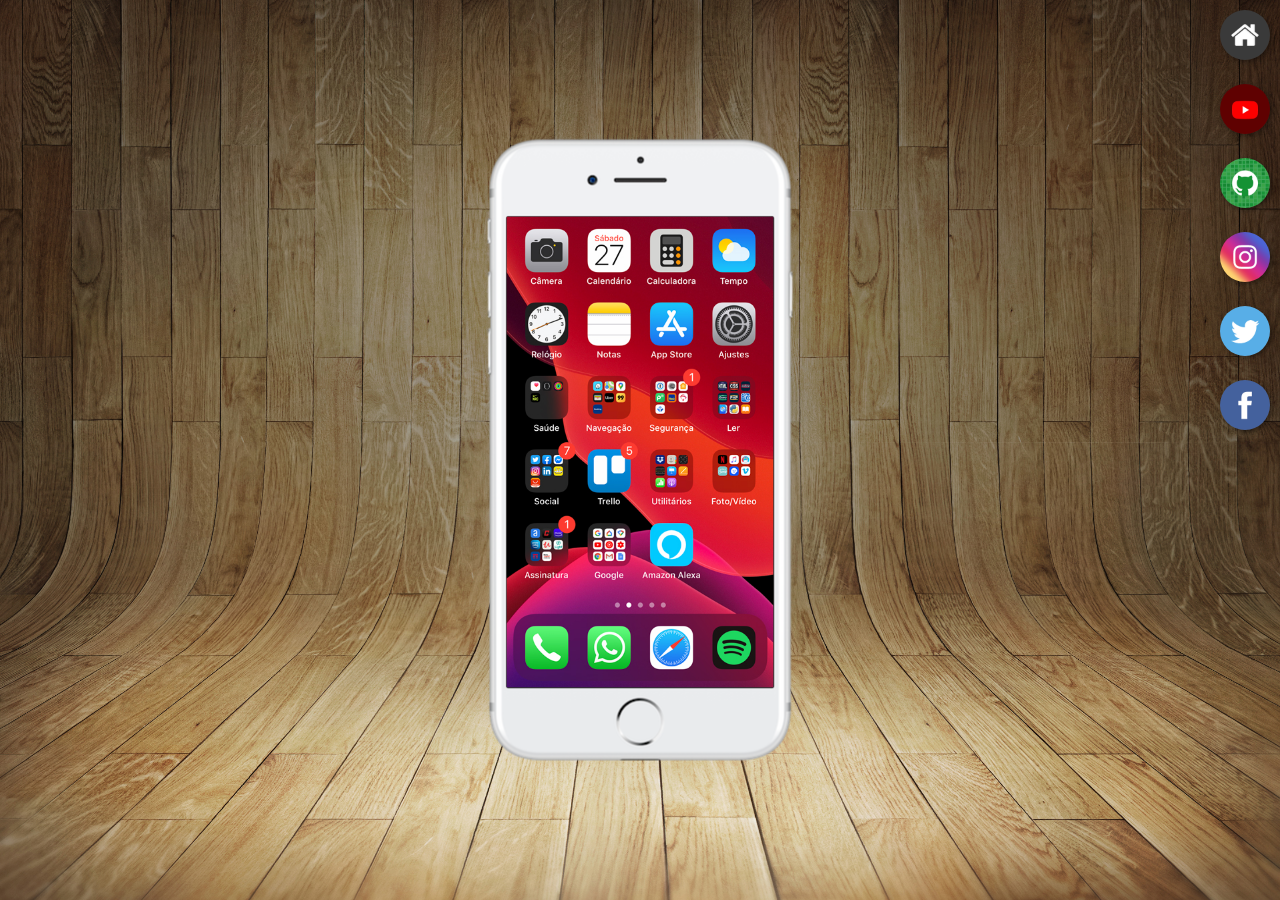
<file: index.html>
<!DOCTYPE html>
<html lang="pt-br">
  <head>
    <meta charset="UTF-8" />
    <meta name="viewport" content="width=device-width, initial-scale=1.0" />
    <link rel="shortcut icon" href="favicon.ico" type="image/x-icon" />
    <link rel="stylesheet" href="estilos/style.css" />
    <title>Projeto Redes Sociais</title>
  </head>
  <body>
    <main>
      <section id="telefone">
        <iframe src="home.html" name="tela" id="tela" frameborder="0">
          Seu navegador não é compatível com isso.
        </iframe>
      </section>
      <section id="redes-sociais">
        <a href="home.html" target="tela"
          ><img src="imagens/logo-home.jpg" alt="Home" /></a
        ><br />
        <a href="youtube.html" target="tela"
          ><img src="imagens/logo-youtube.jpg" alt="YouTube" /></a
        ><br />
        <a href="github.html" target="tela"
          ><img src="imagens/logo-github.jpg" alt="GitHub" /></a
        ><br />
        <a href="instagram.html" target="tela"
          ><img src="imagens/logo-instagram.jpg" alt="Instagram" /></a
        ><br />
        <a href="twitter.html" target="tela"
          ><img src="imagens/logo-twitter.jpg" alt="Twitter" /></a
        ><br />
        <a href="facebook.html" target="tela"
          ><img src="imagens/logo-facebook.jpg" alt="Facebook" /></a
        ><br />
      </section>
    </main>
  </body>
</html>
</file>
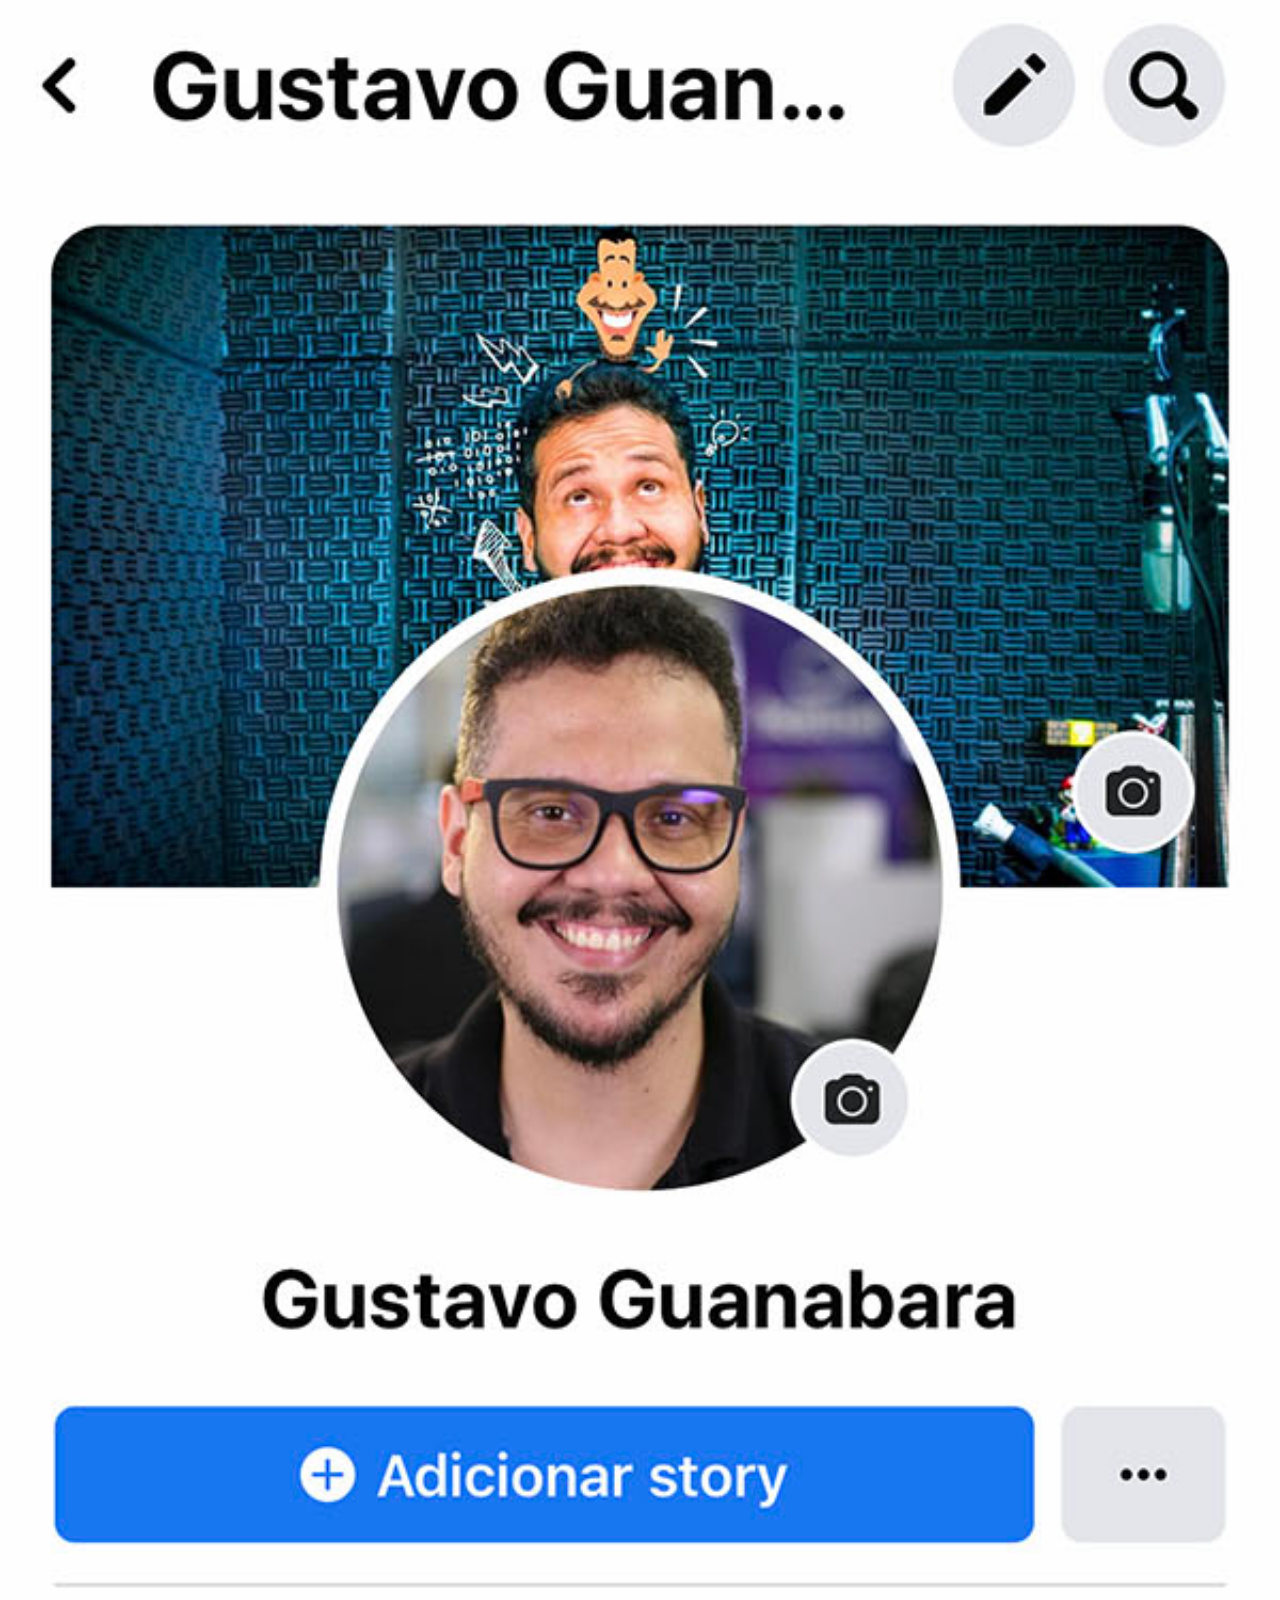
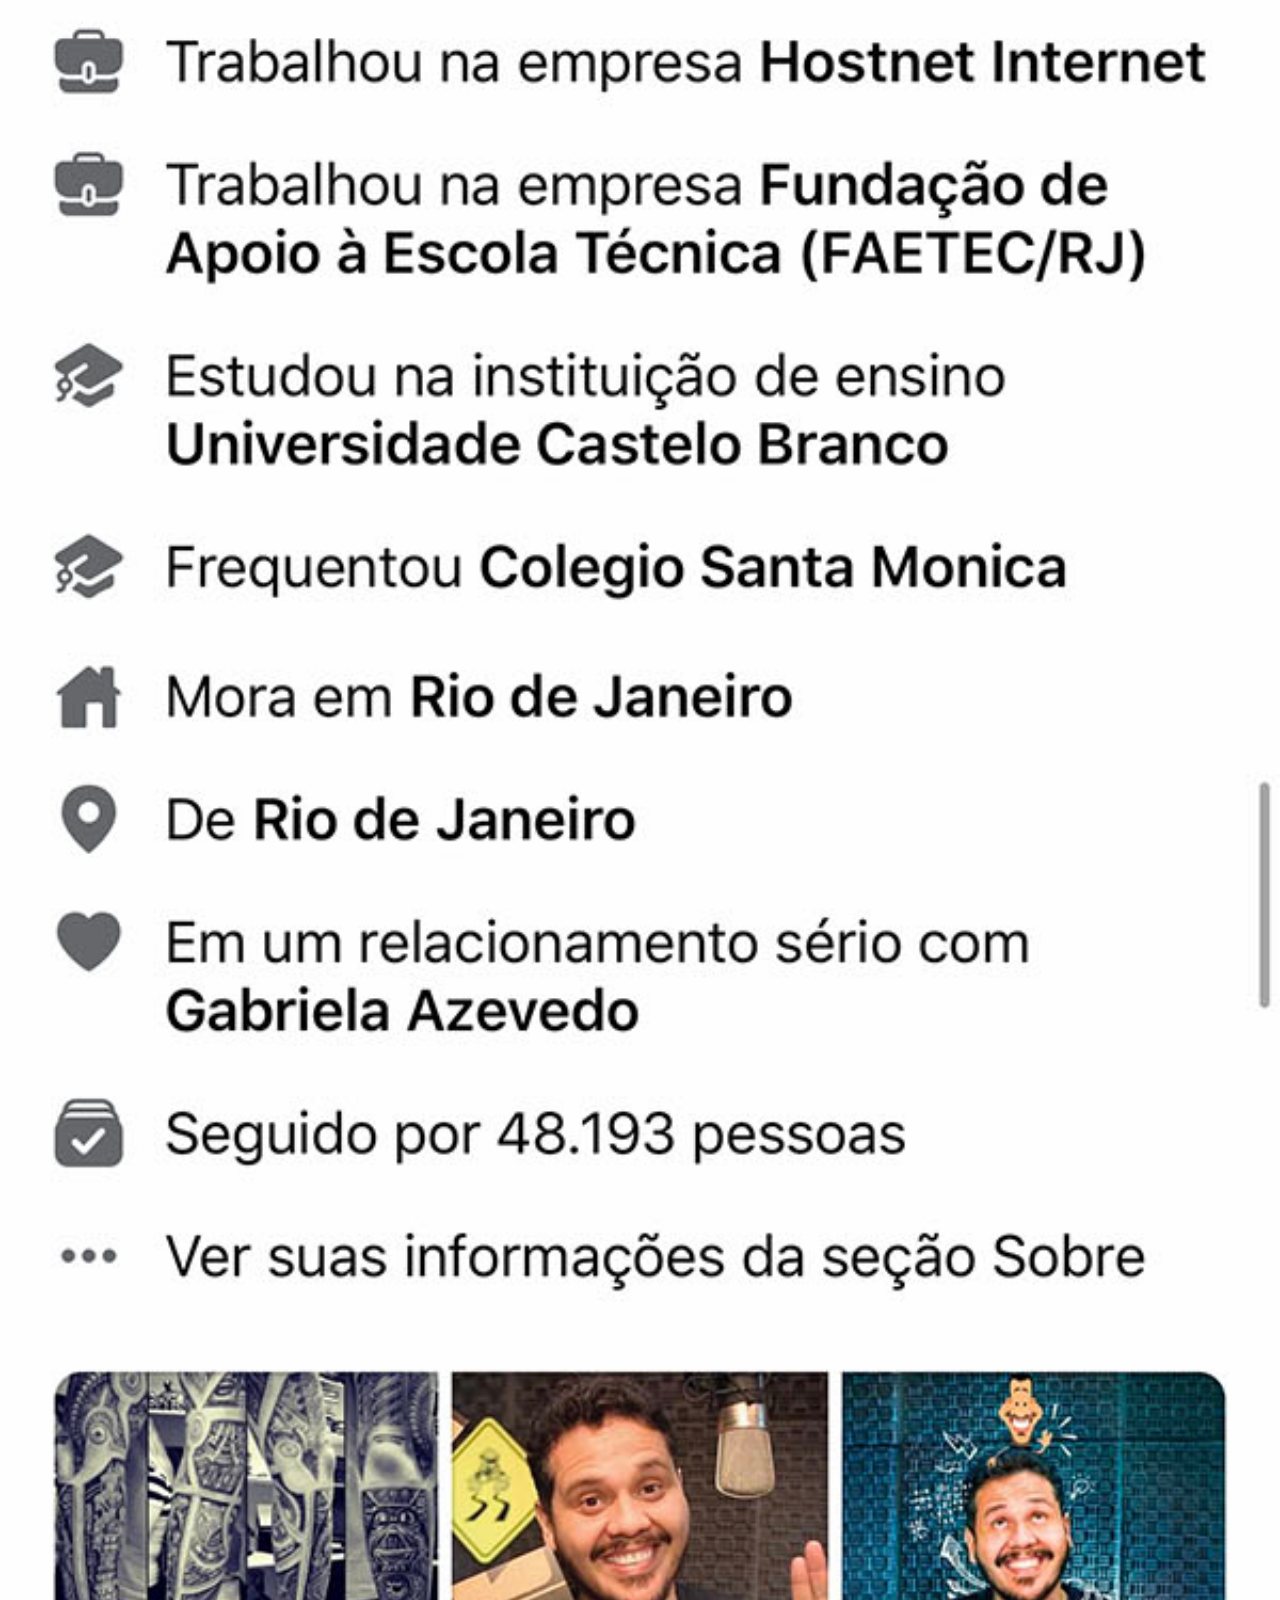
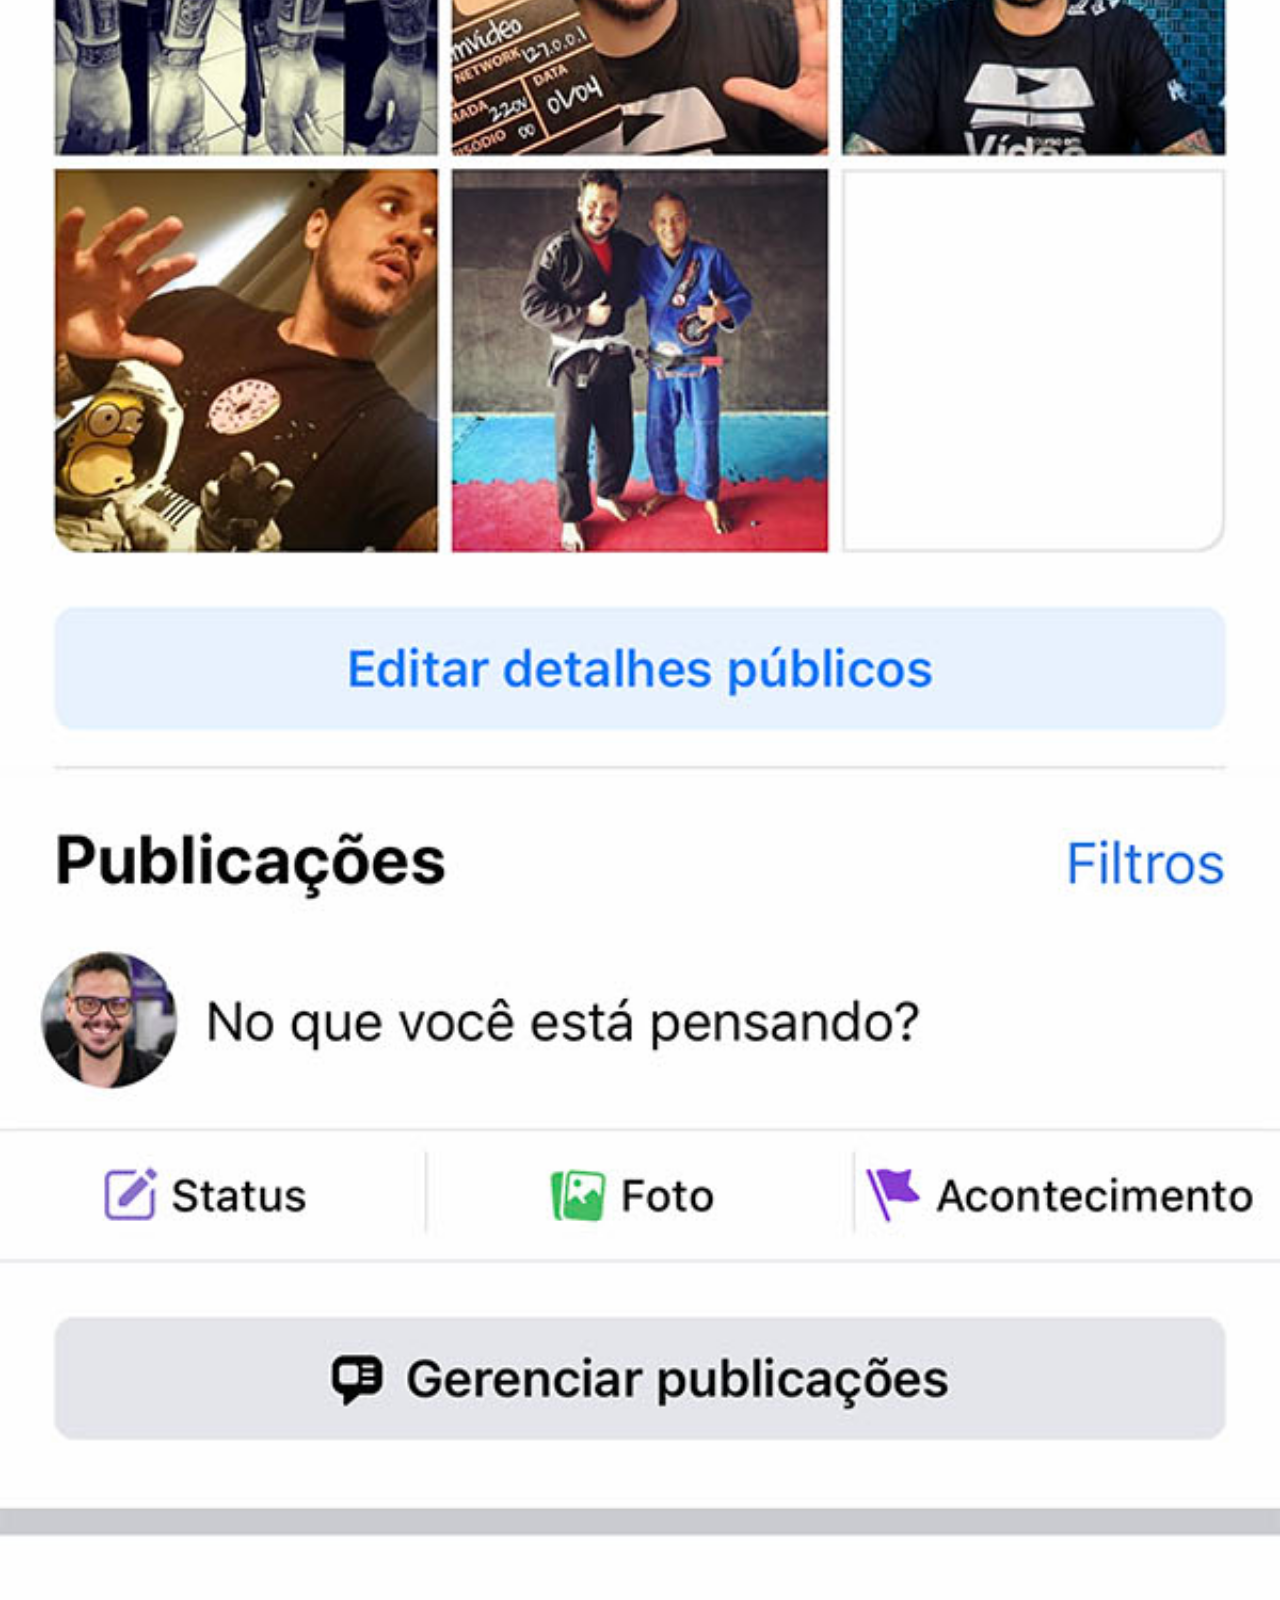
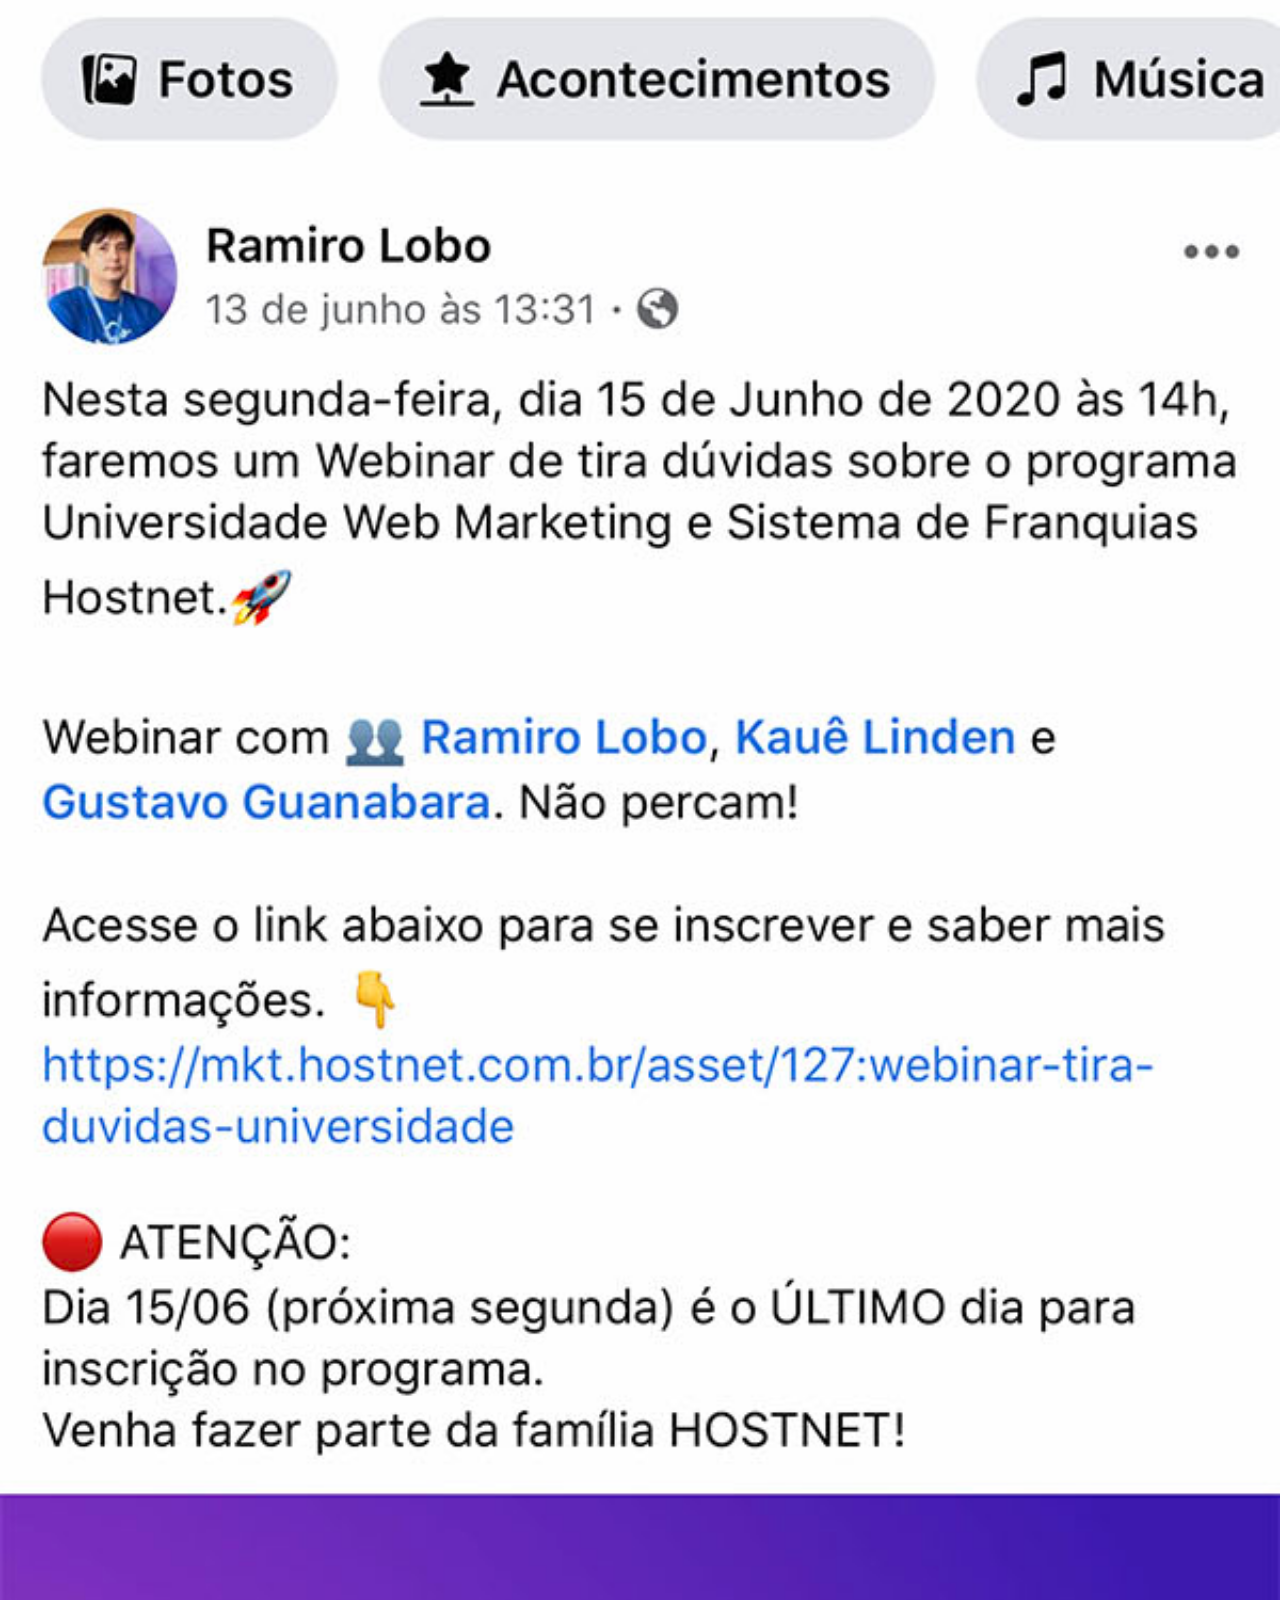
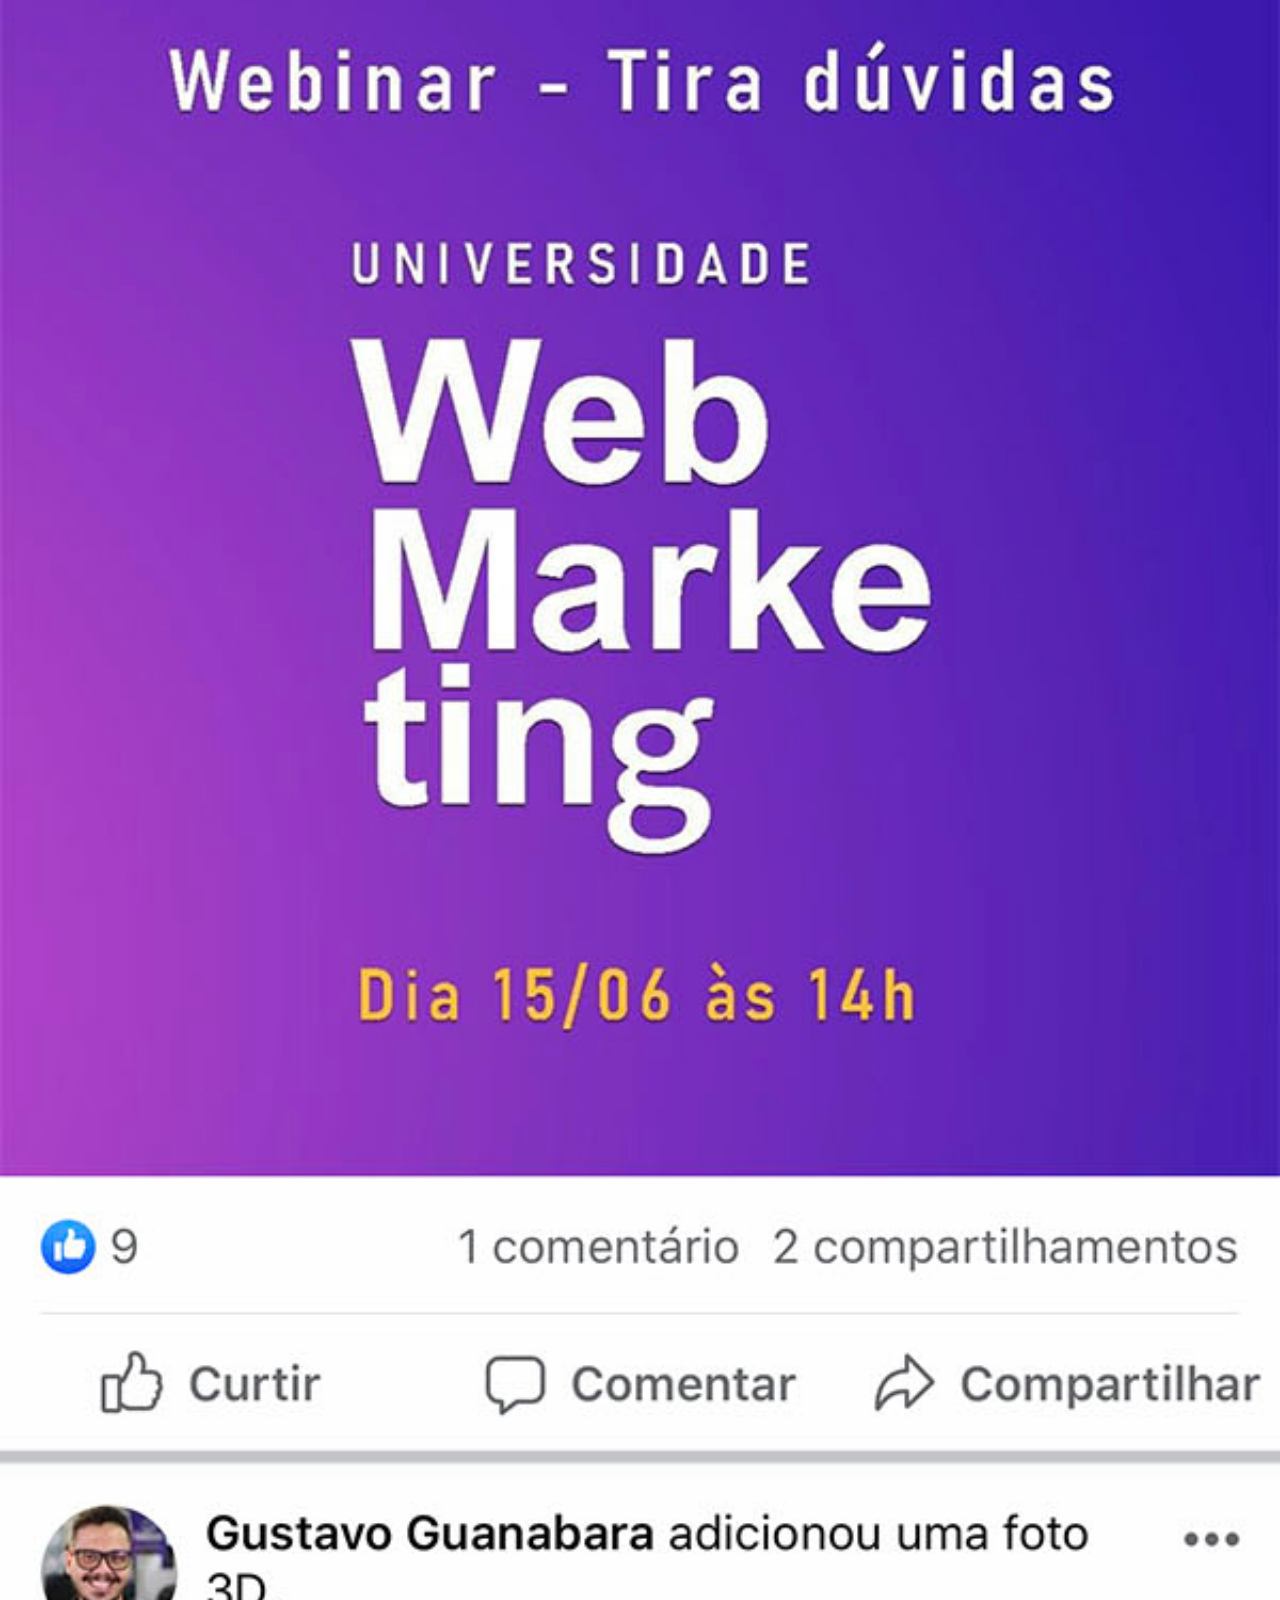
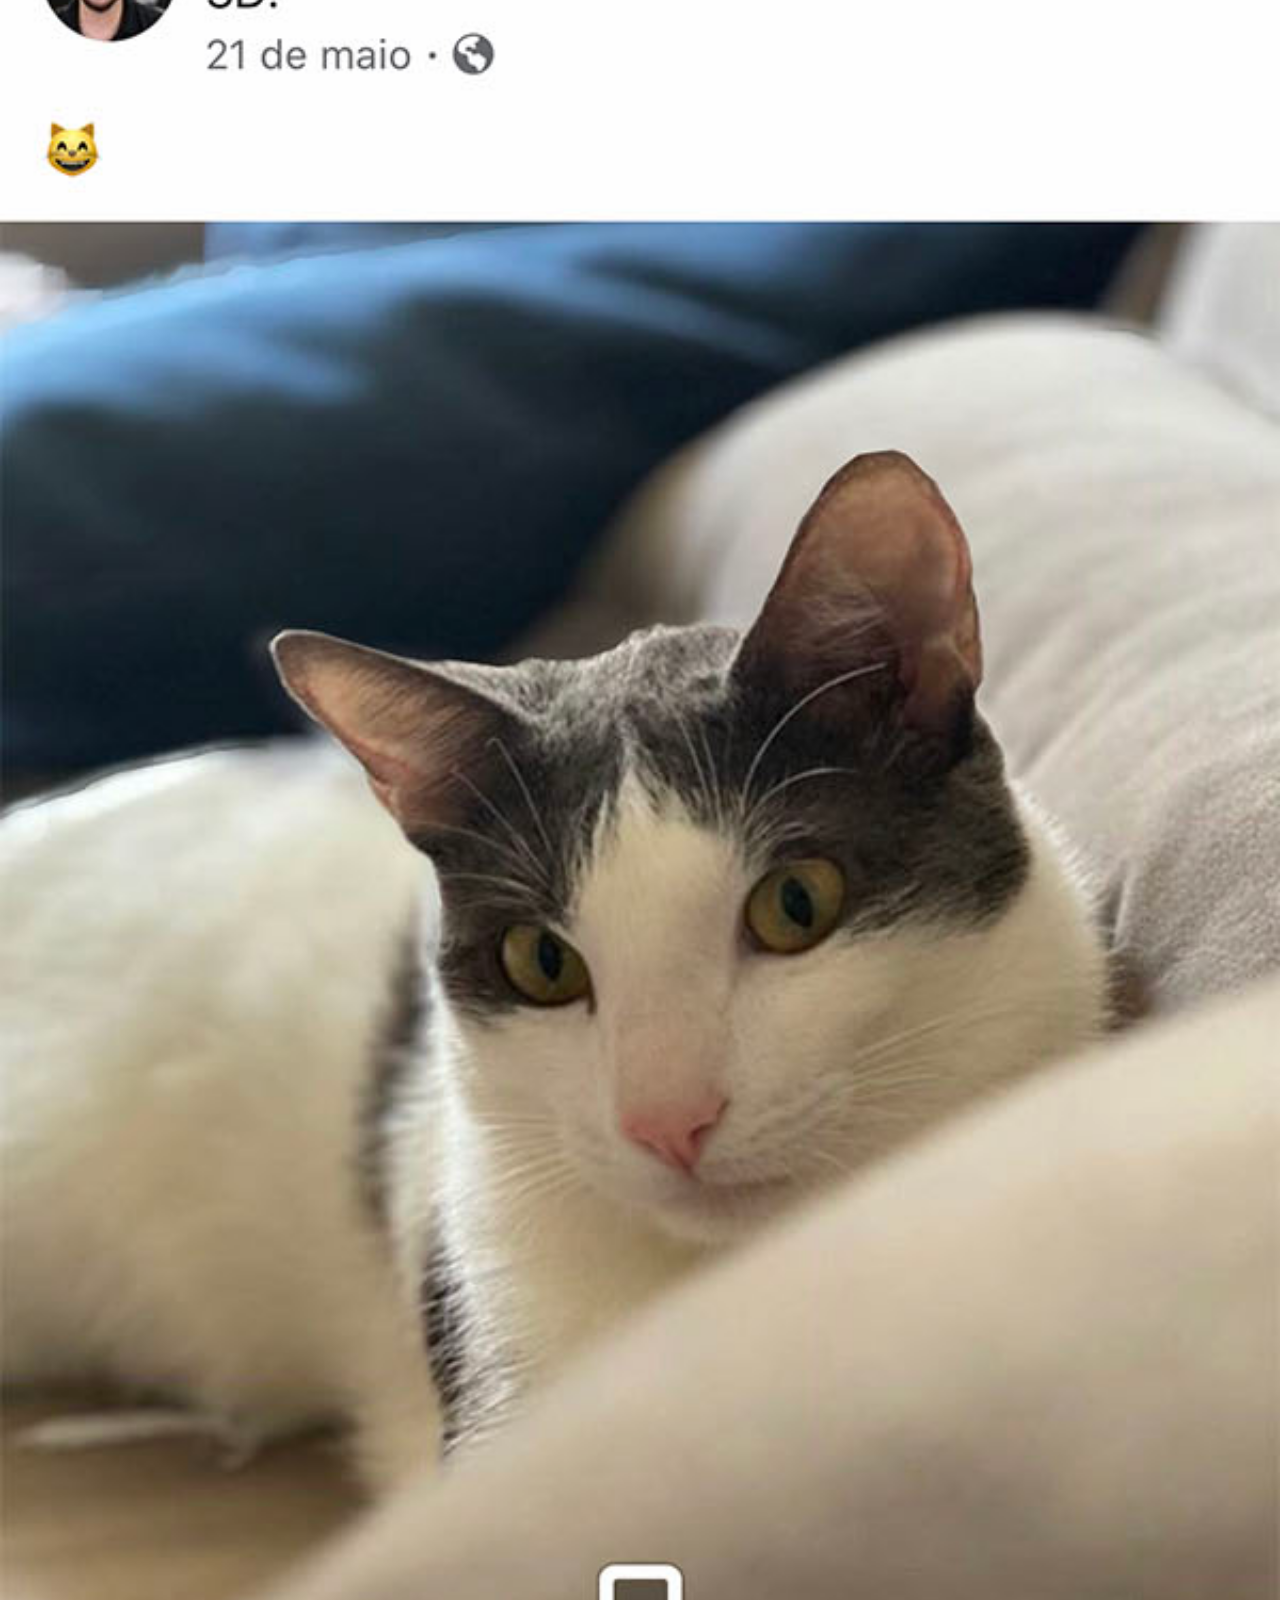
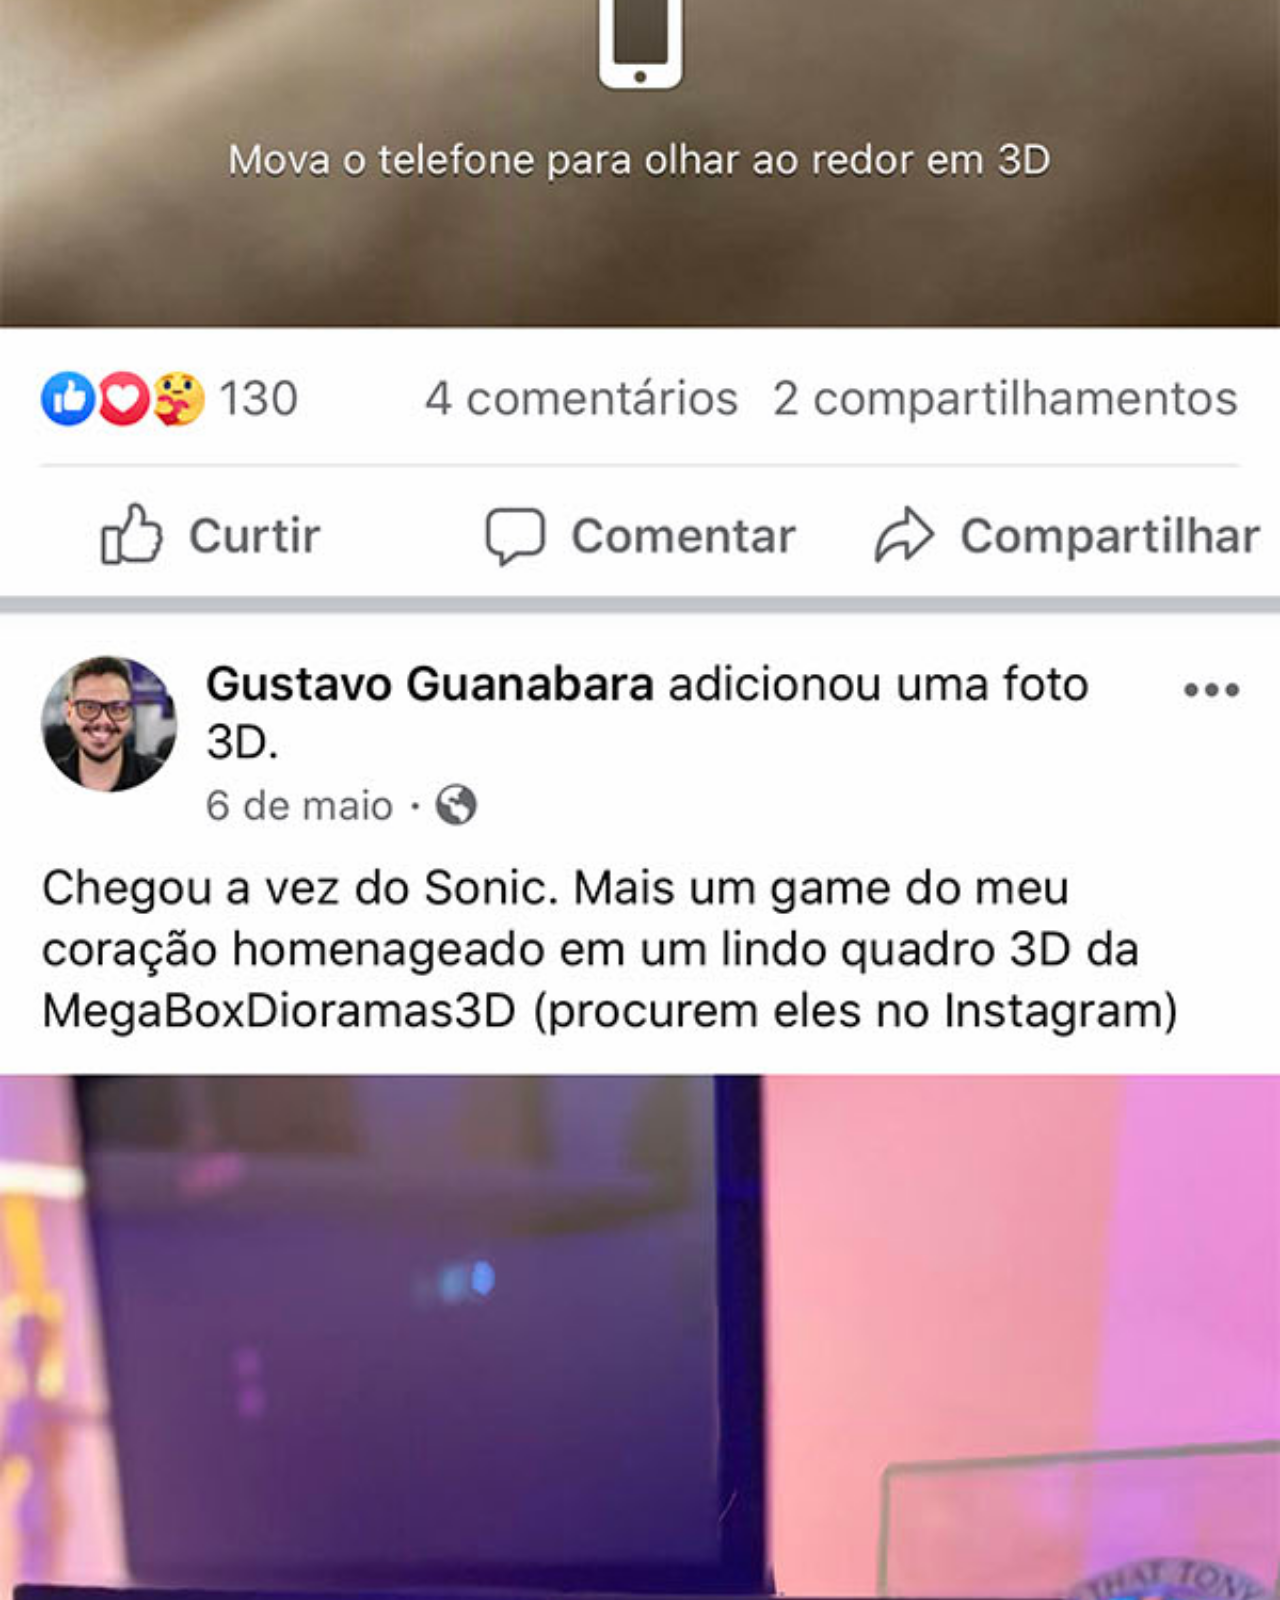
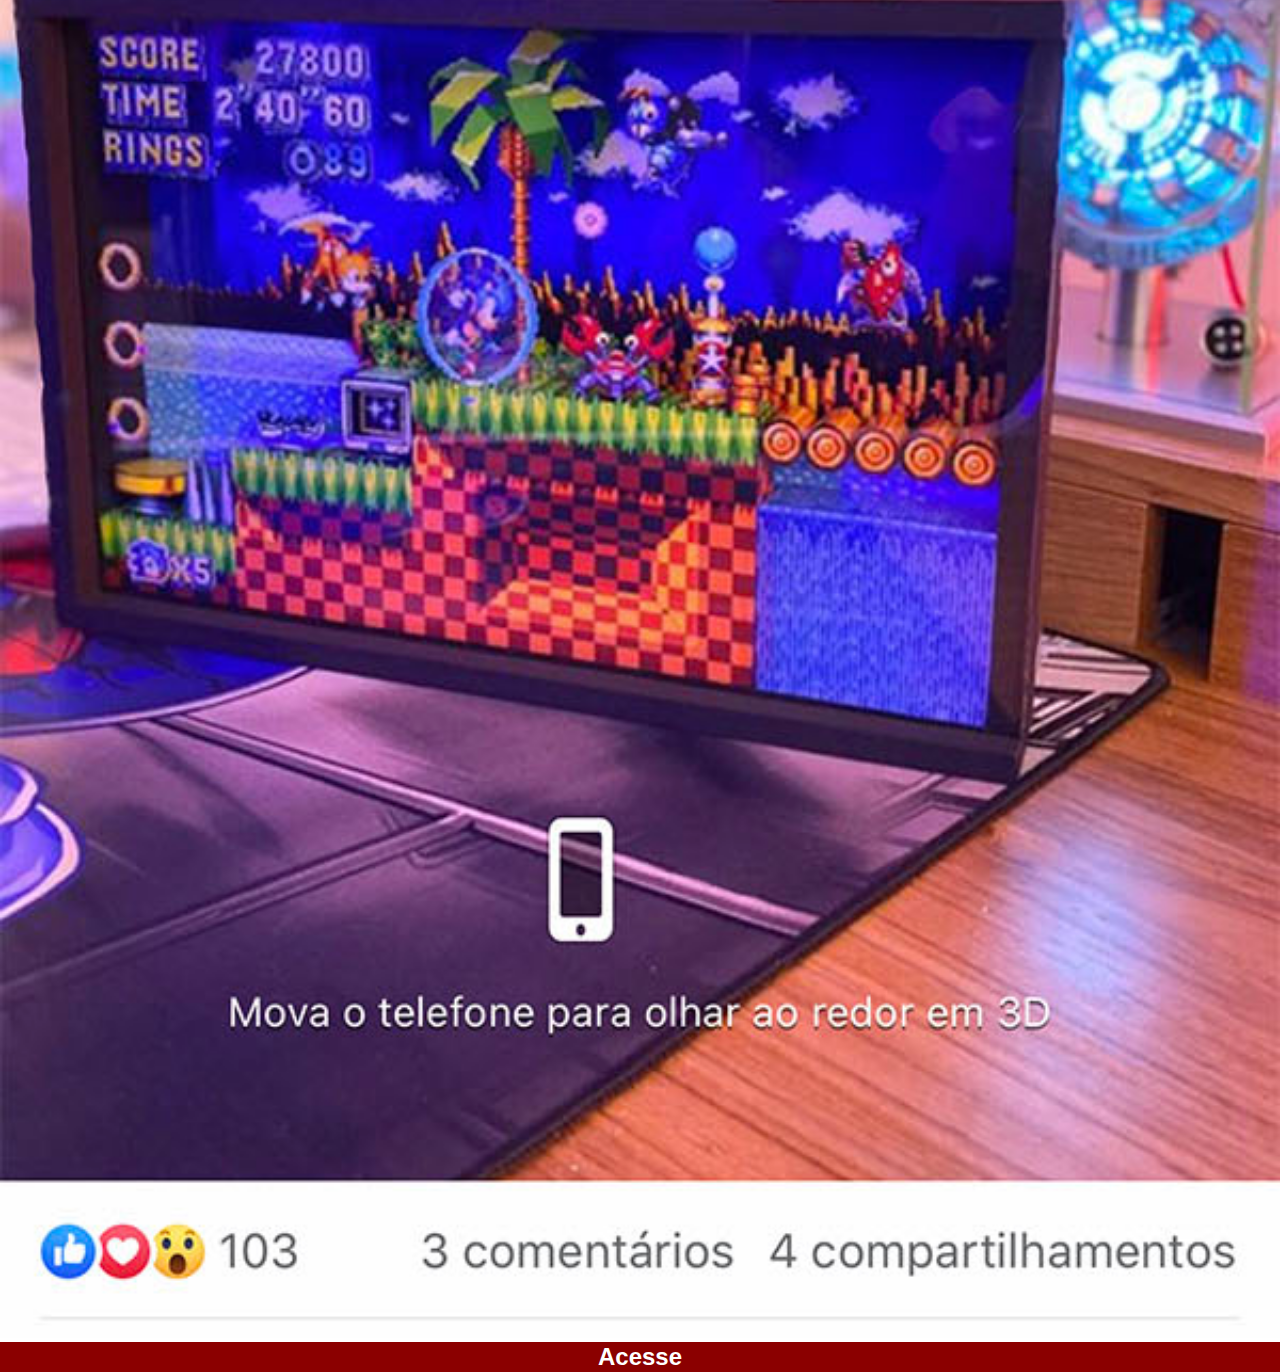
<file: facebook.html>
<!DOCTYPE html>
<html lang="pt-br">
  <head>
    <meta charset="UTF-8" />
    <meta name="viewport" content="width=device-width, initial-scale=1.0" />
    <title>facebook</title>
    <link rel="stylesheet" href="estilos/social.css">
  </head>
  <body>
    <img src="imagens/tela-facebook.jpg" alt="Facebook" /><a
      href="https://www.facebook.com/gustavoguanabara"
      target="_blank"
      >Acesse</a
    >
  </body>
</html>
</file>
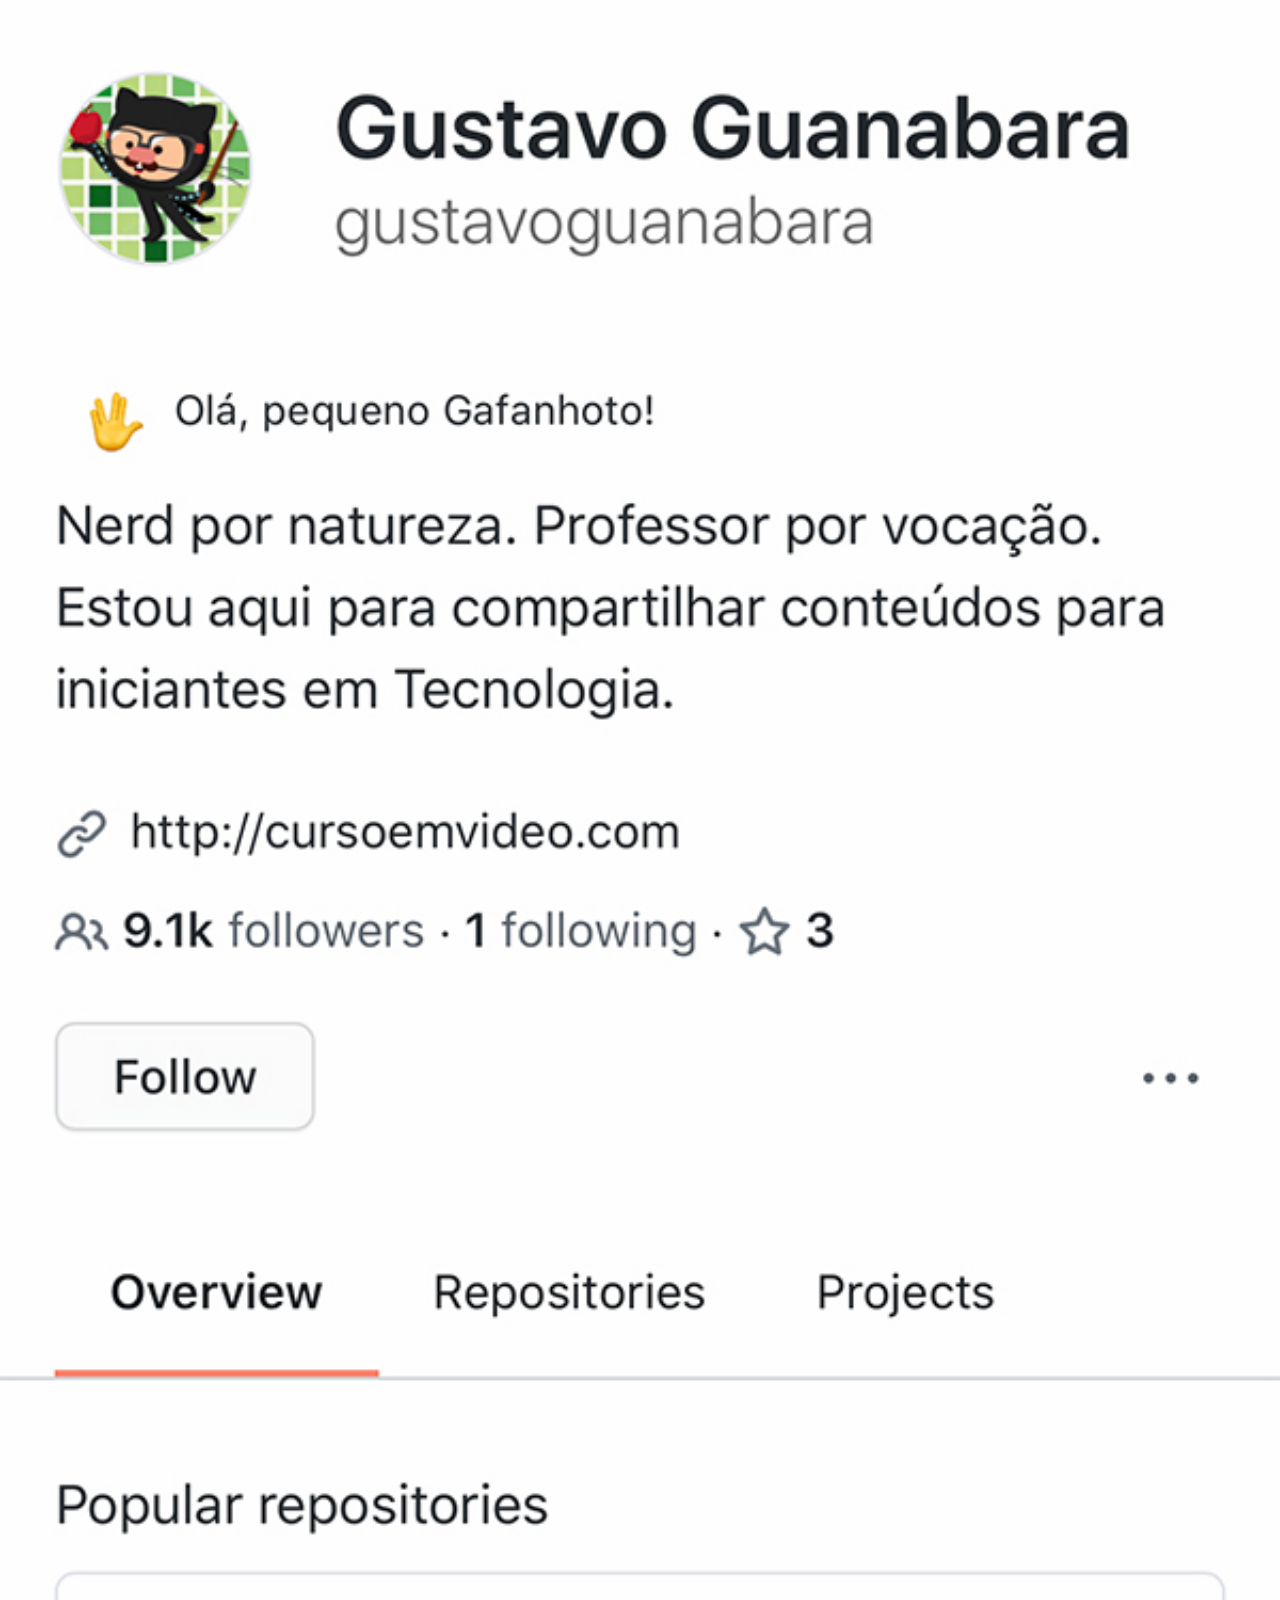
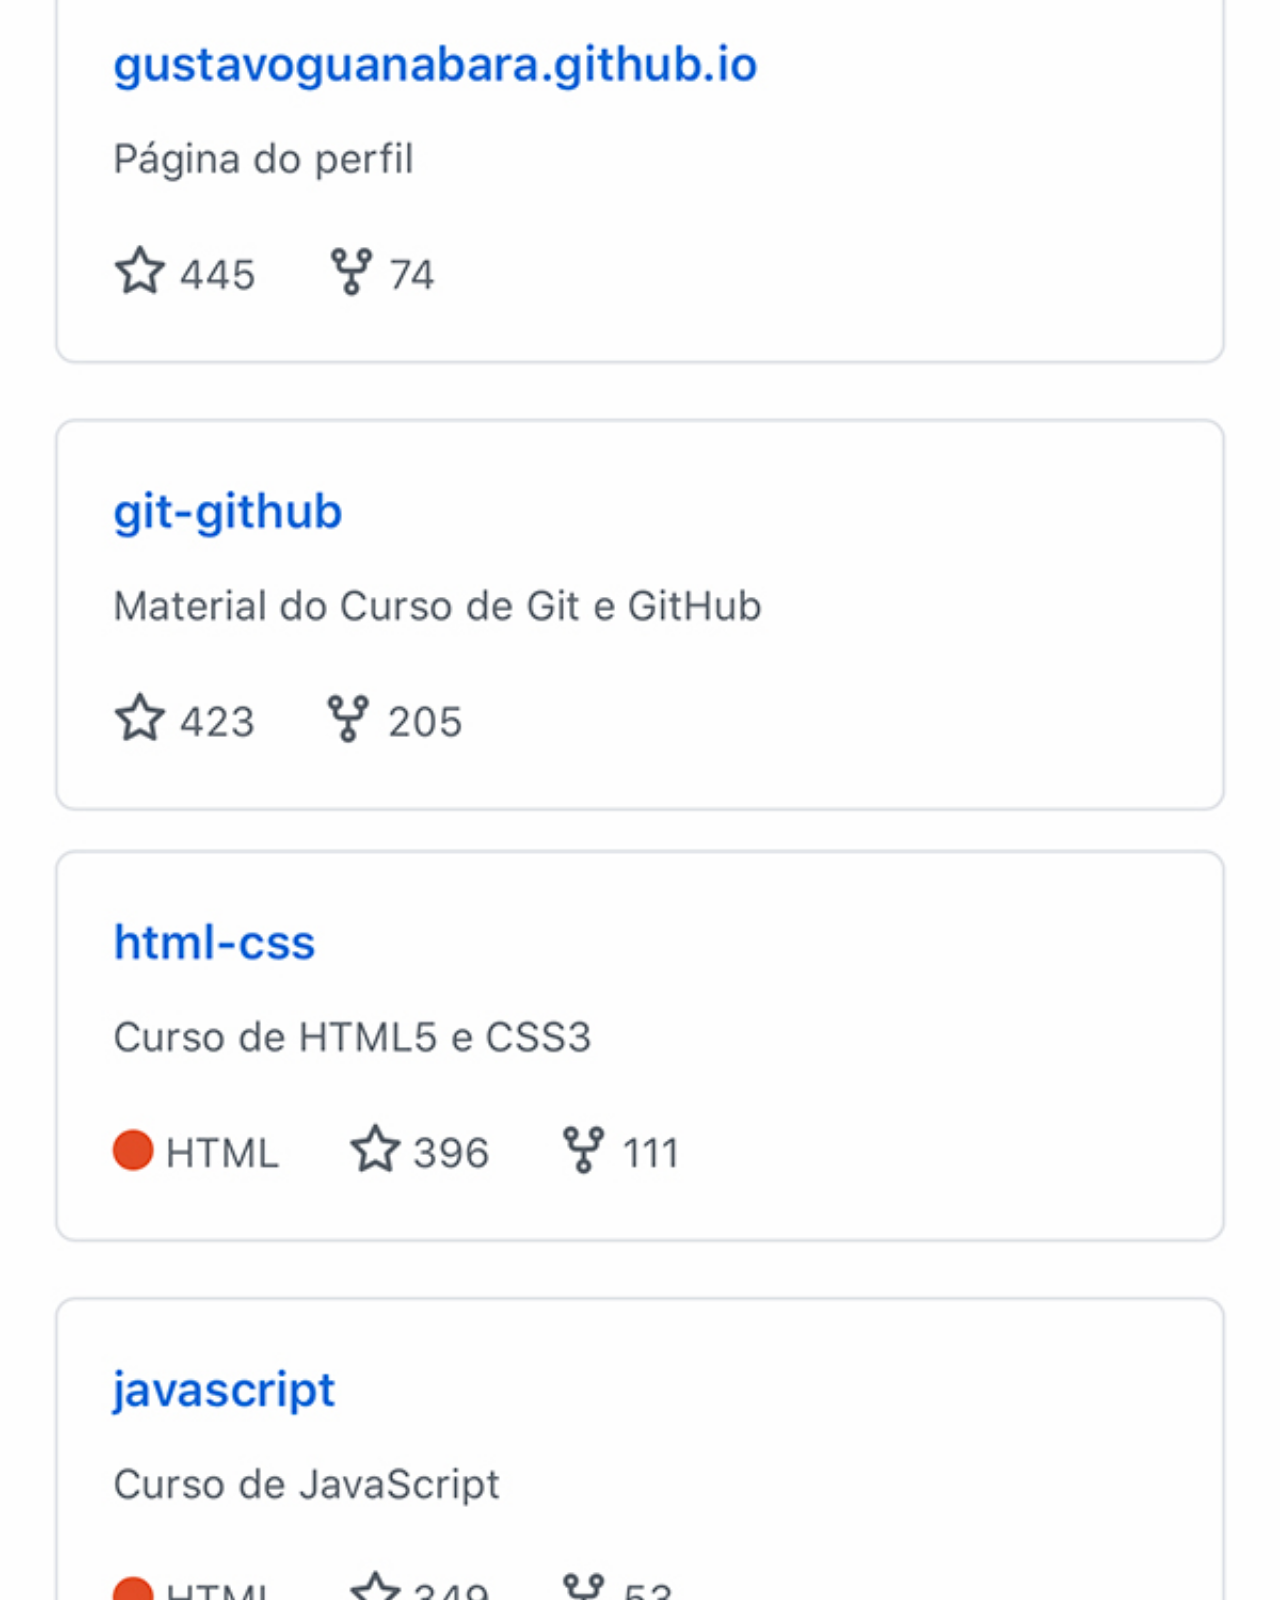
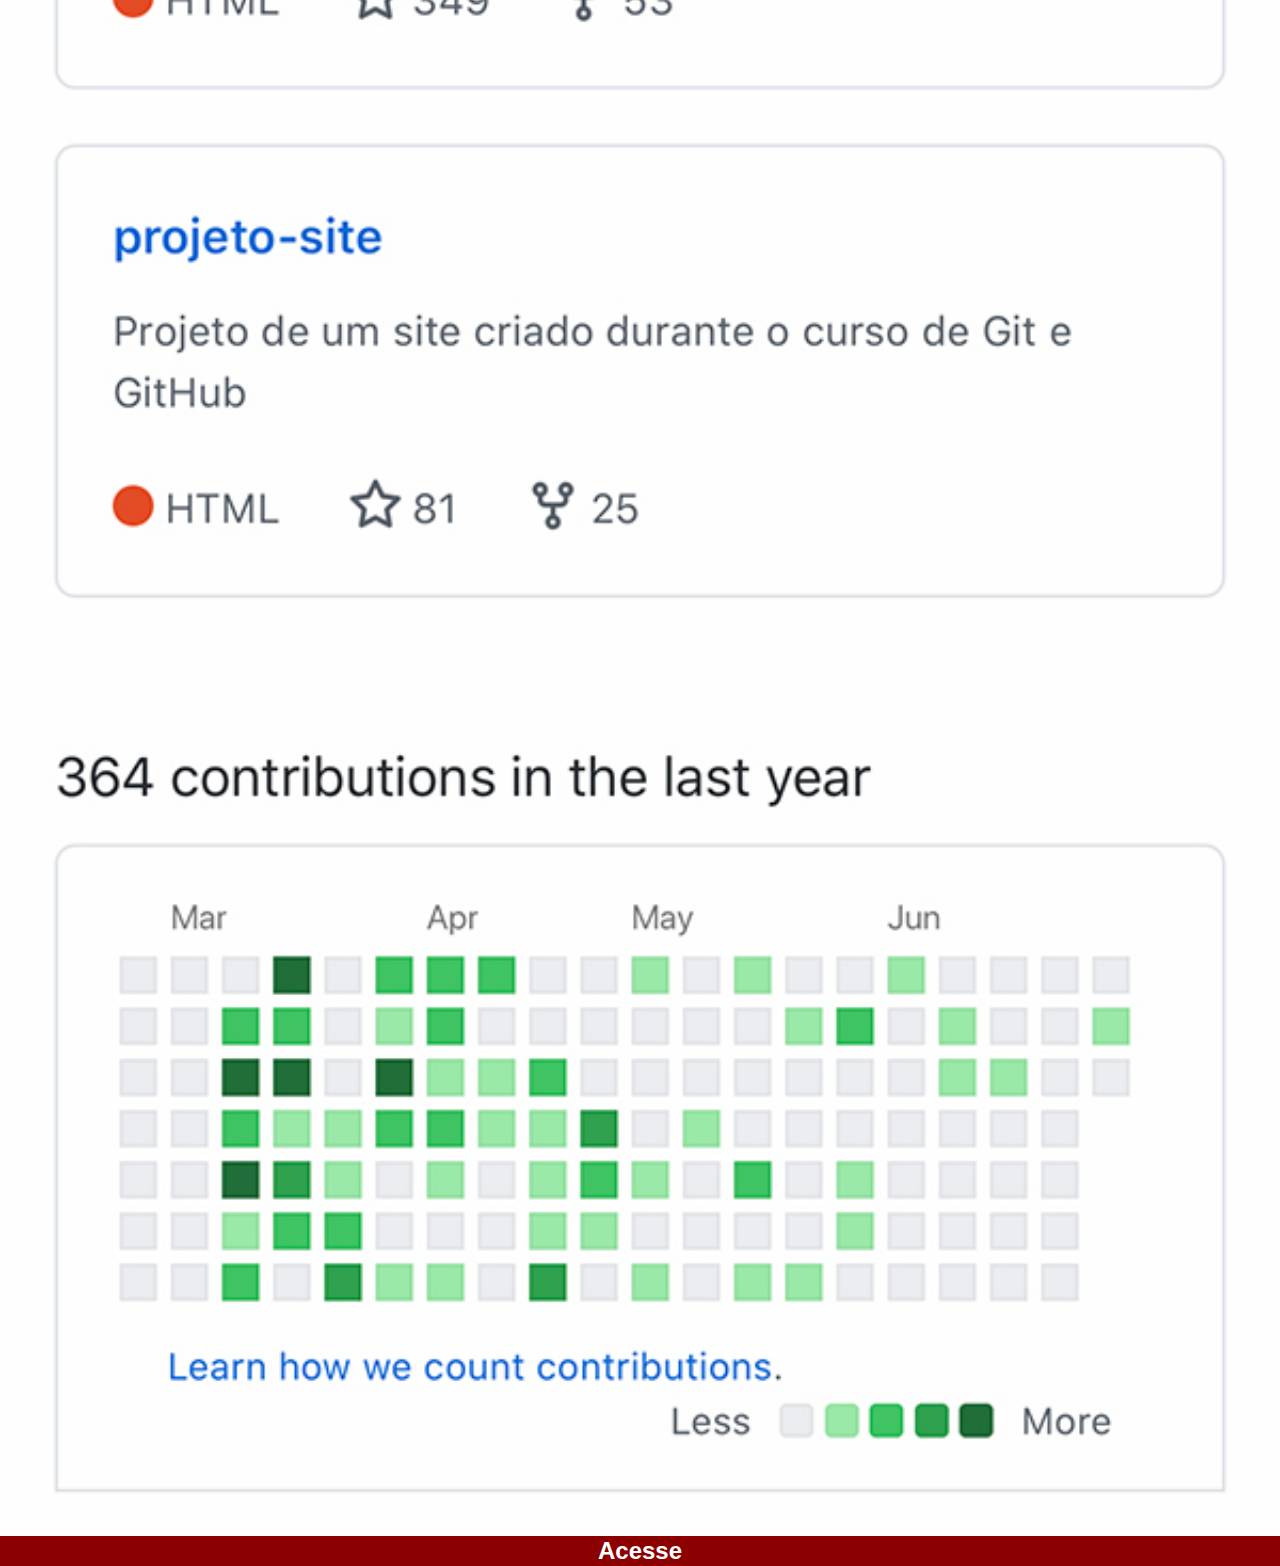
<file: github.html>
<!DOCTYPE html>
<html lang="pt-br">
  <head>
    <meta charset="UTF-8" />
    <meta name="viewport" content="width=device-width, initial-scale=1.0" />
    <title>GitHub</title>
    <link rel="stylesheet" href="estilos/social.css" />
  </head>
  <body>
    <img src="imagens/tela-github.jpg" alt="GitHub"/><a
      href="https://github.com/gustavoguanabara"
      target="_blank"
      >Acesse</a
    >
  </body>
</html>
</file>
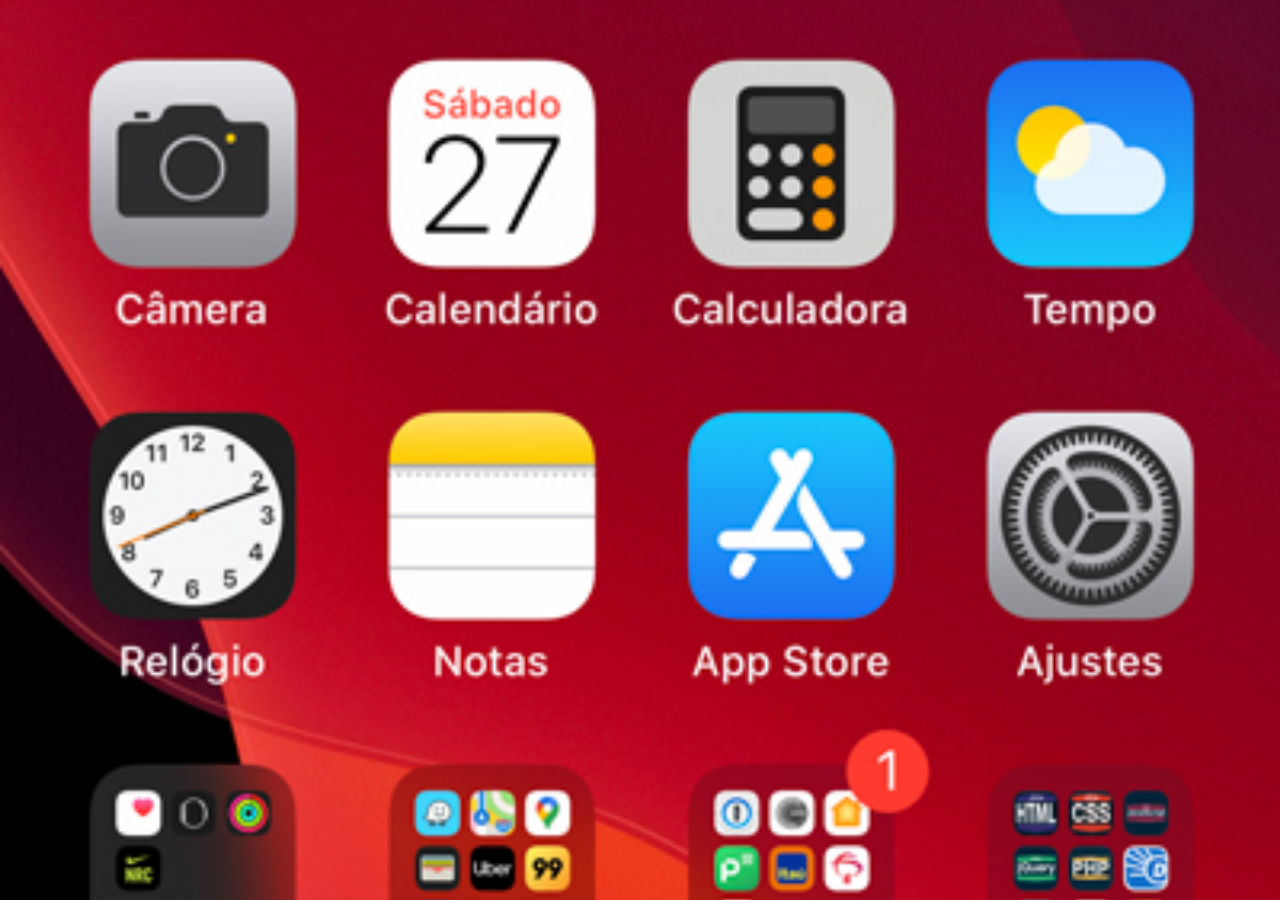
<file: home.html>
<!DOCTYPE html>
<html lang="pt-br">
  <head>
    <meta charset="UTF-8" />
    <meta name="viewport" content="width=device-width, initial-scale=1.0" />
    <title>home</title>
  </head>
  <style>
    * {
      margin: 0px;
      padding: 0px;
    }
    body {
      width: 100vw;
      height: 100vh;
      background: black url(imagens/tela-home.jpg) no-repeat top center;
      background-size: cover;
    }
  </style>
  <body></body>
</html>
</file>
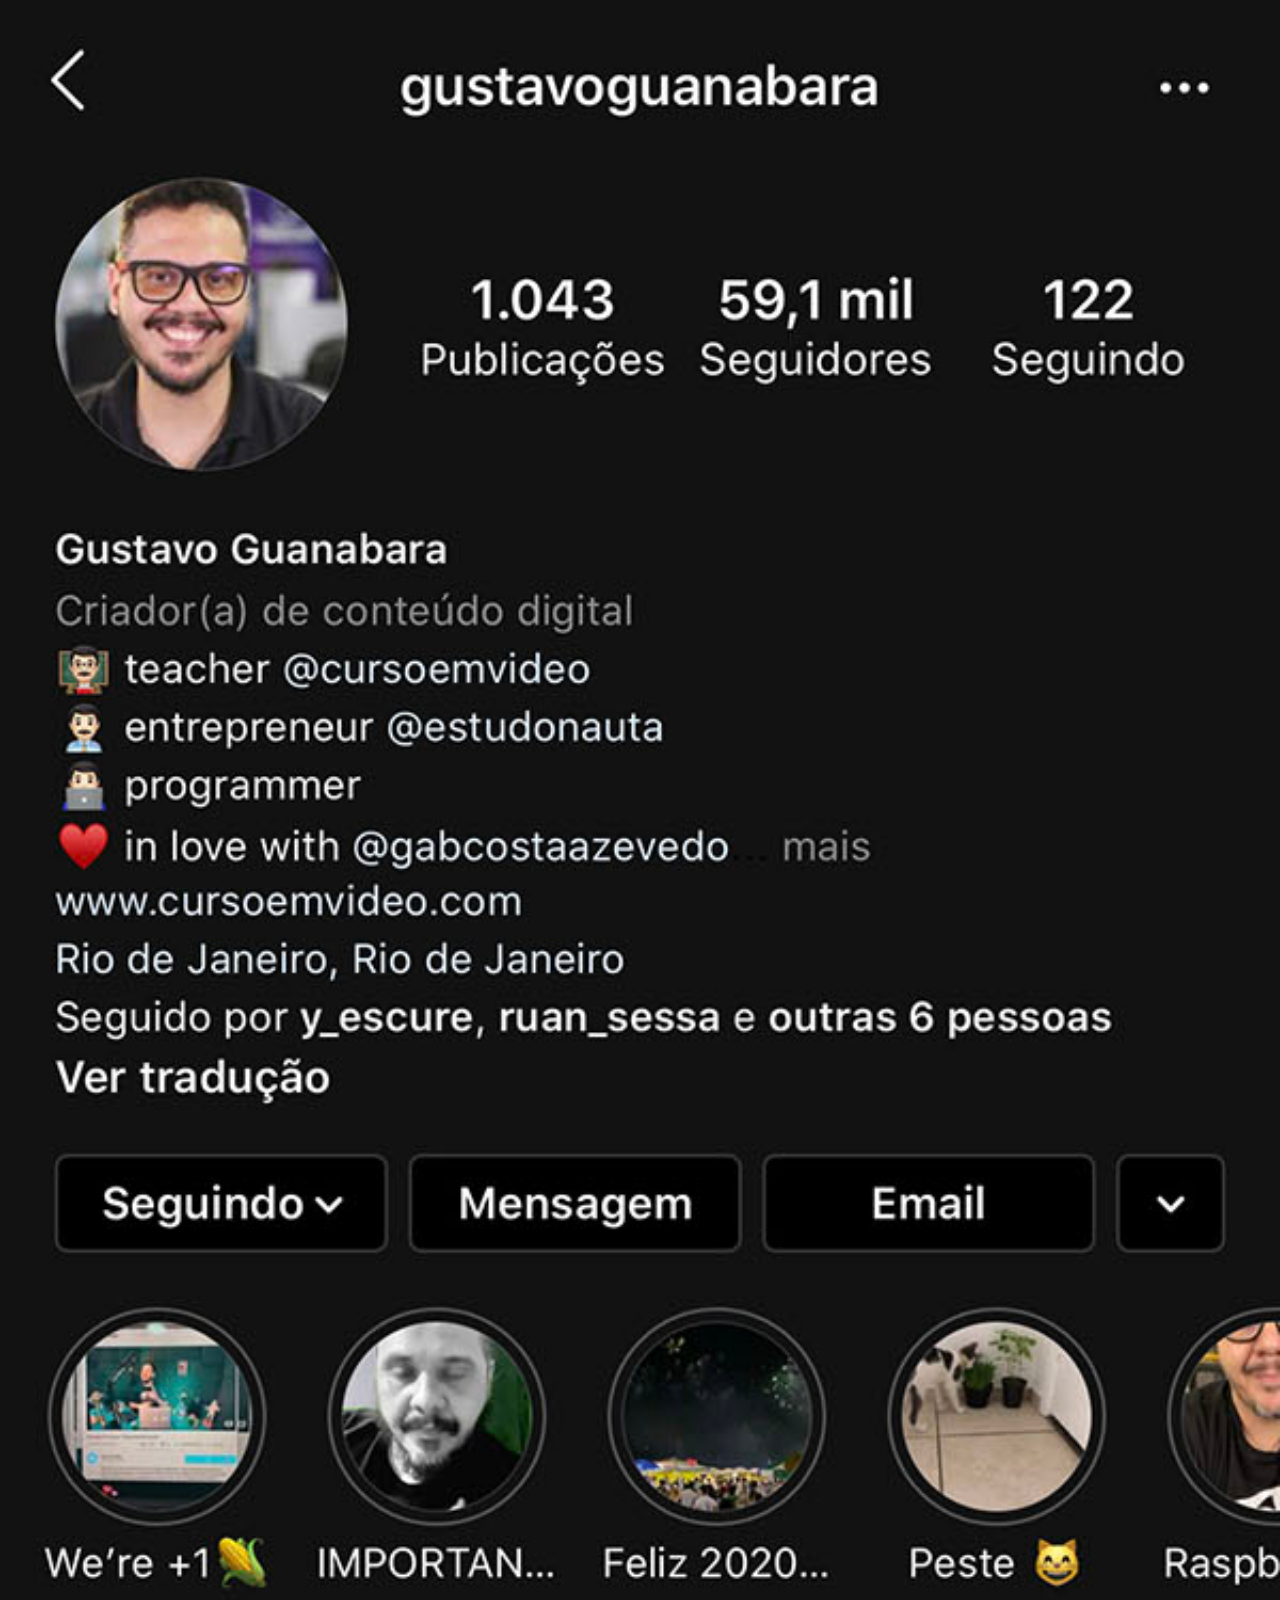
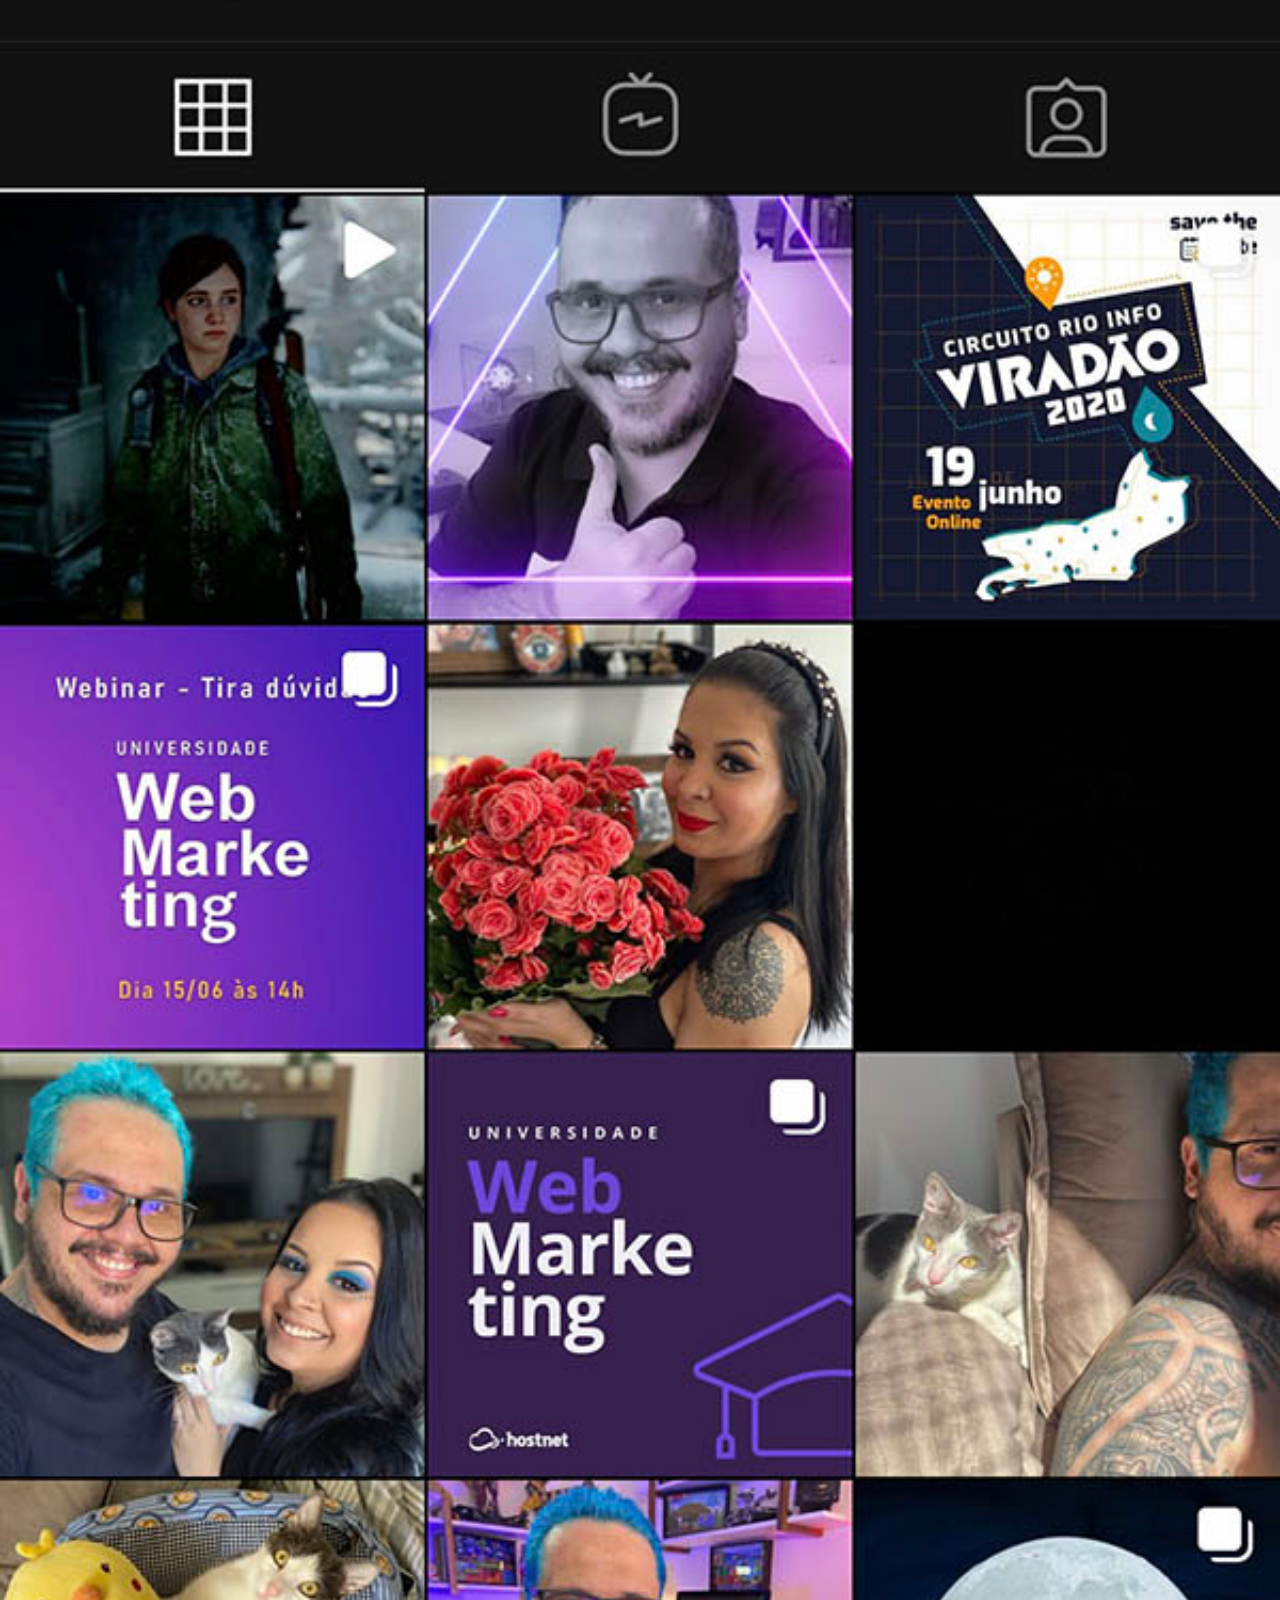
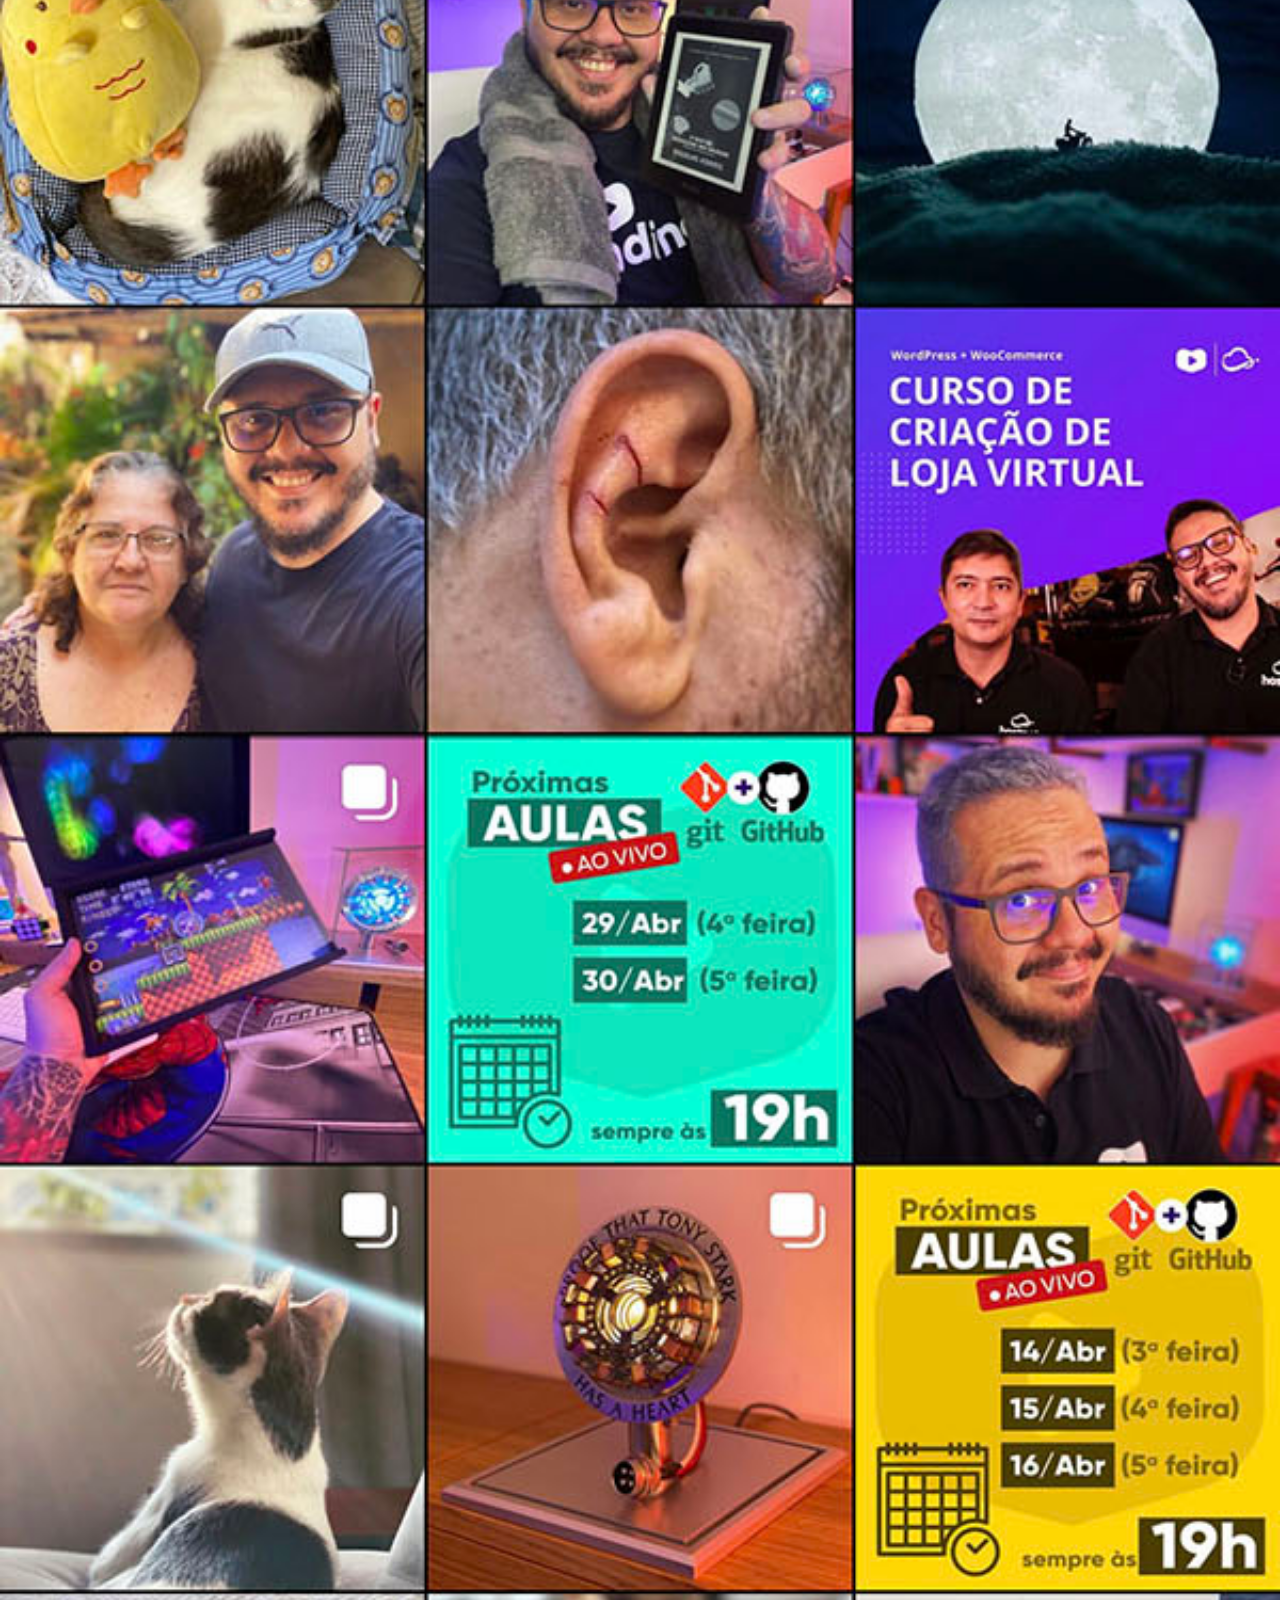
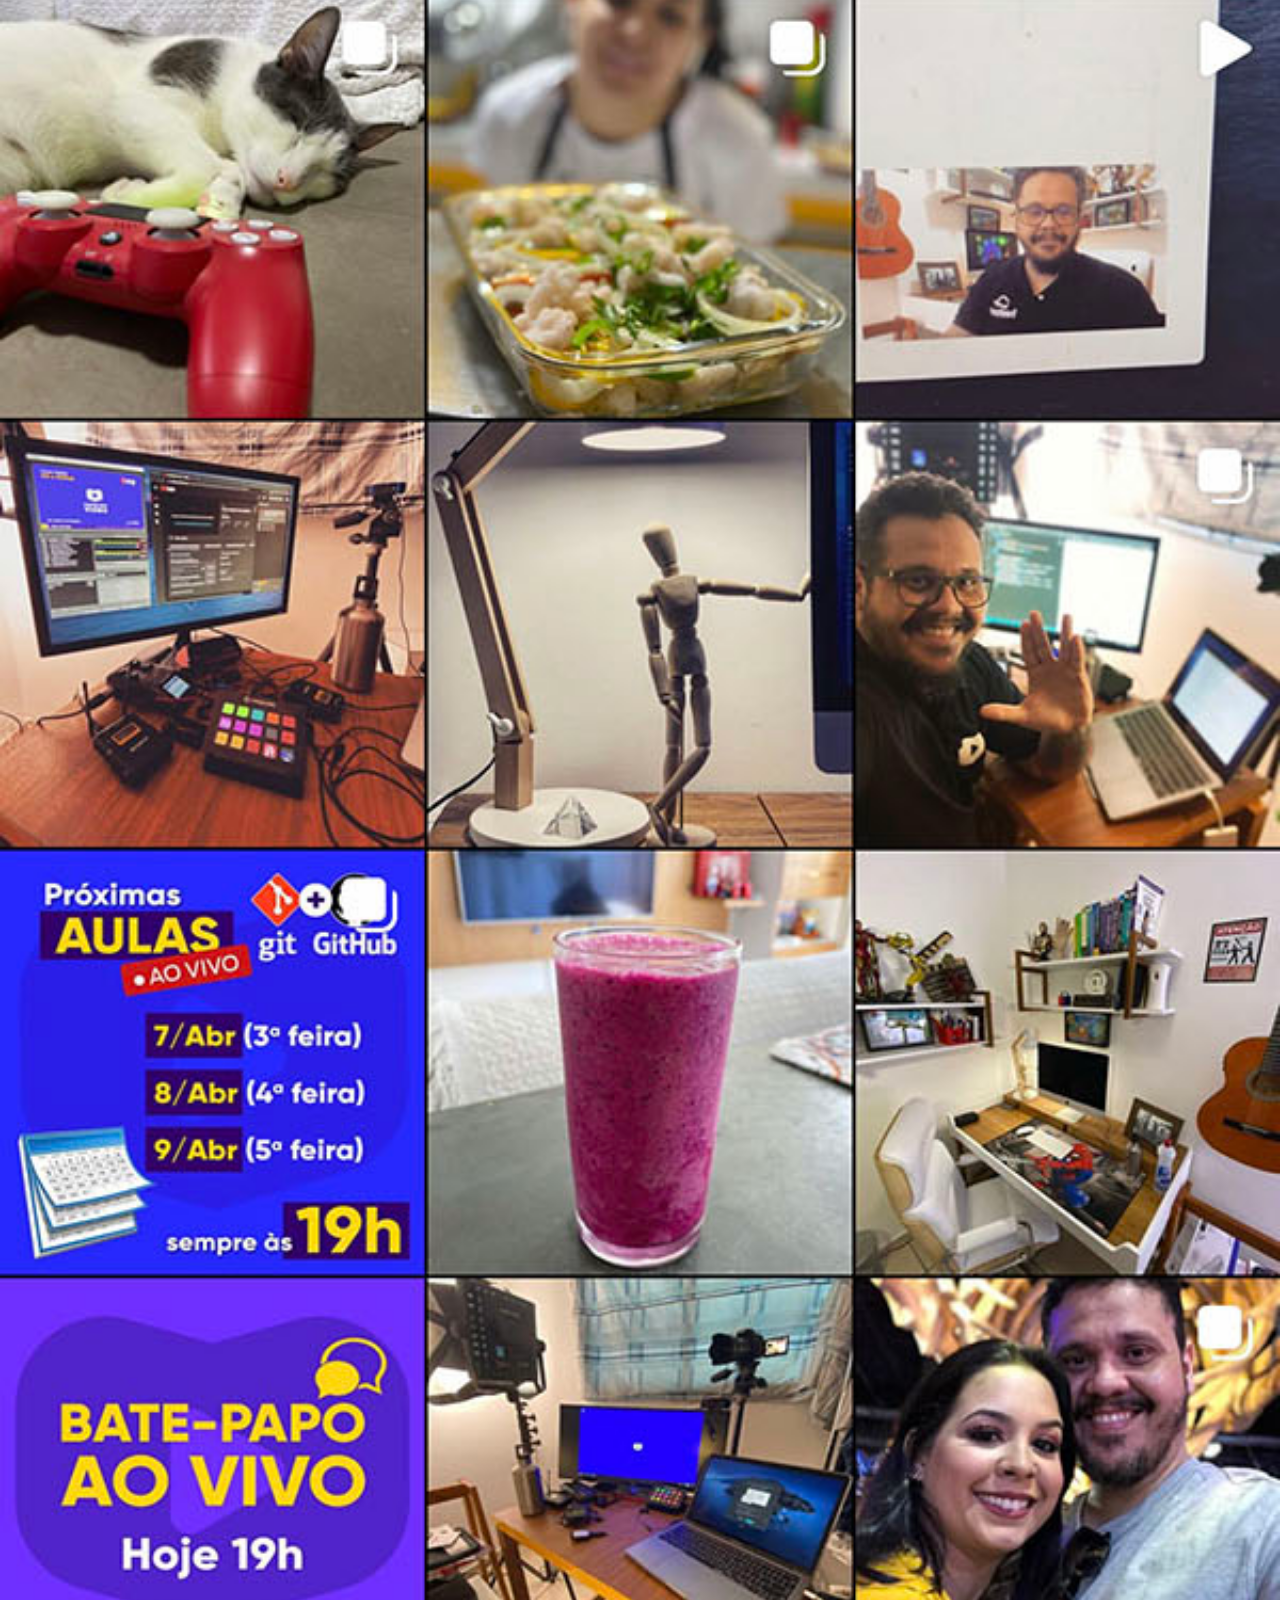
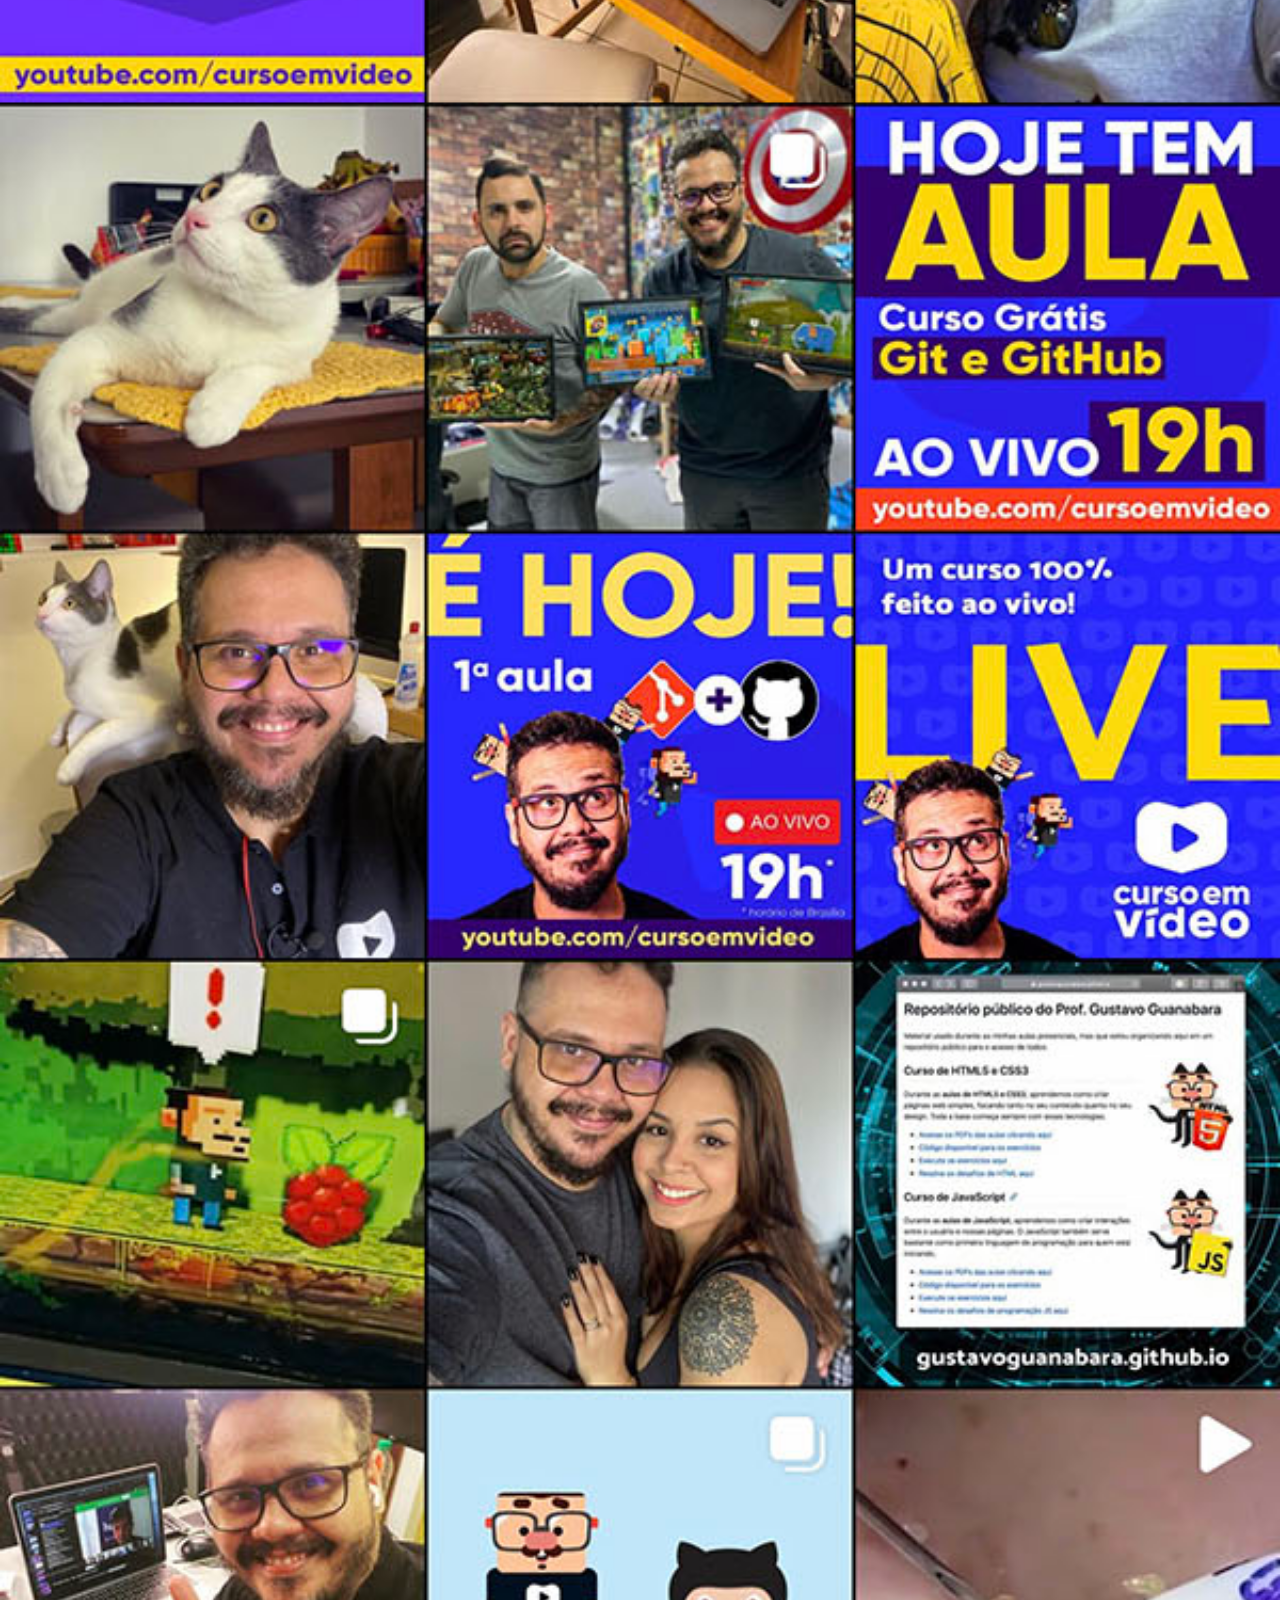
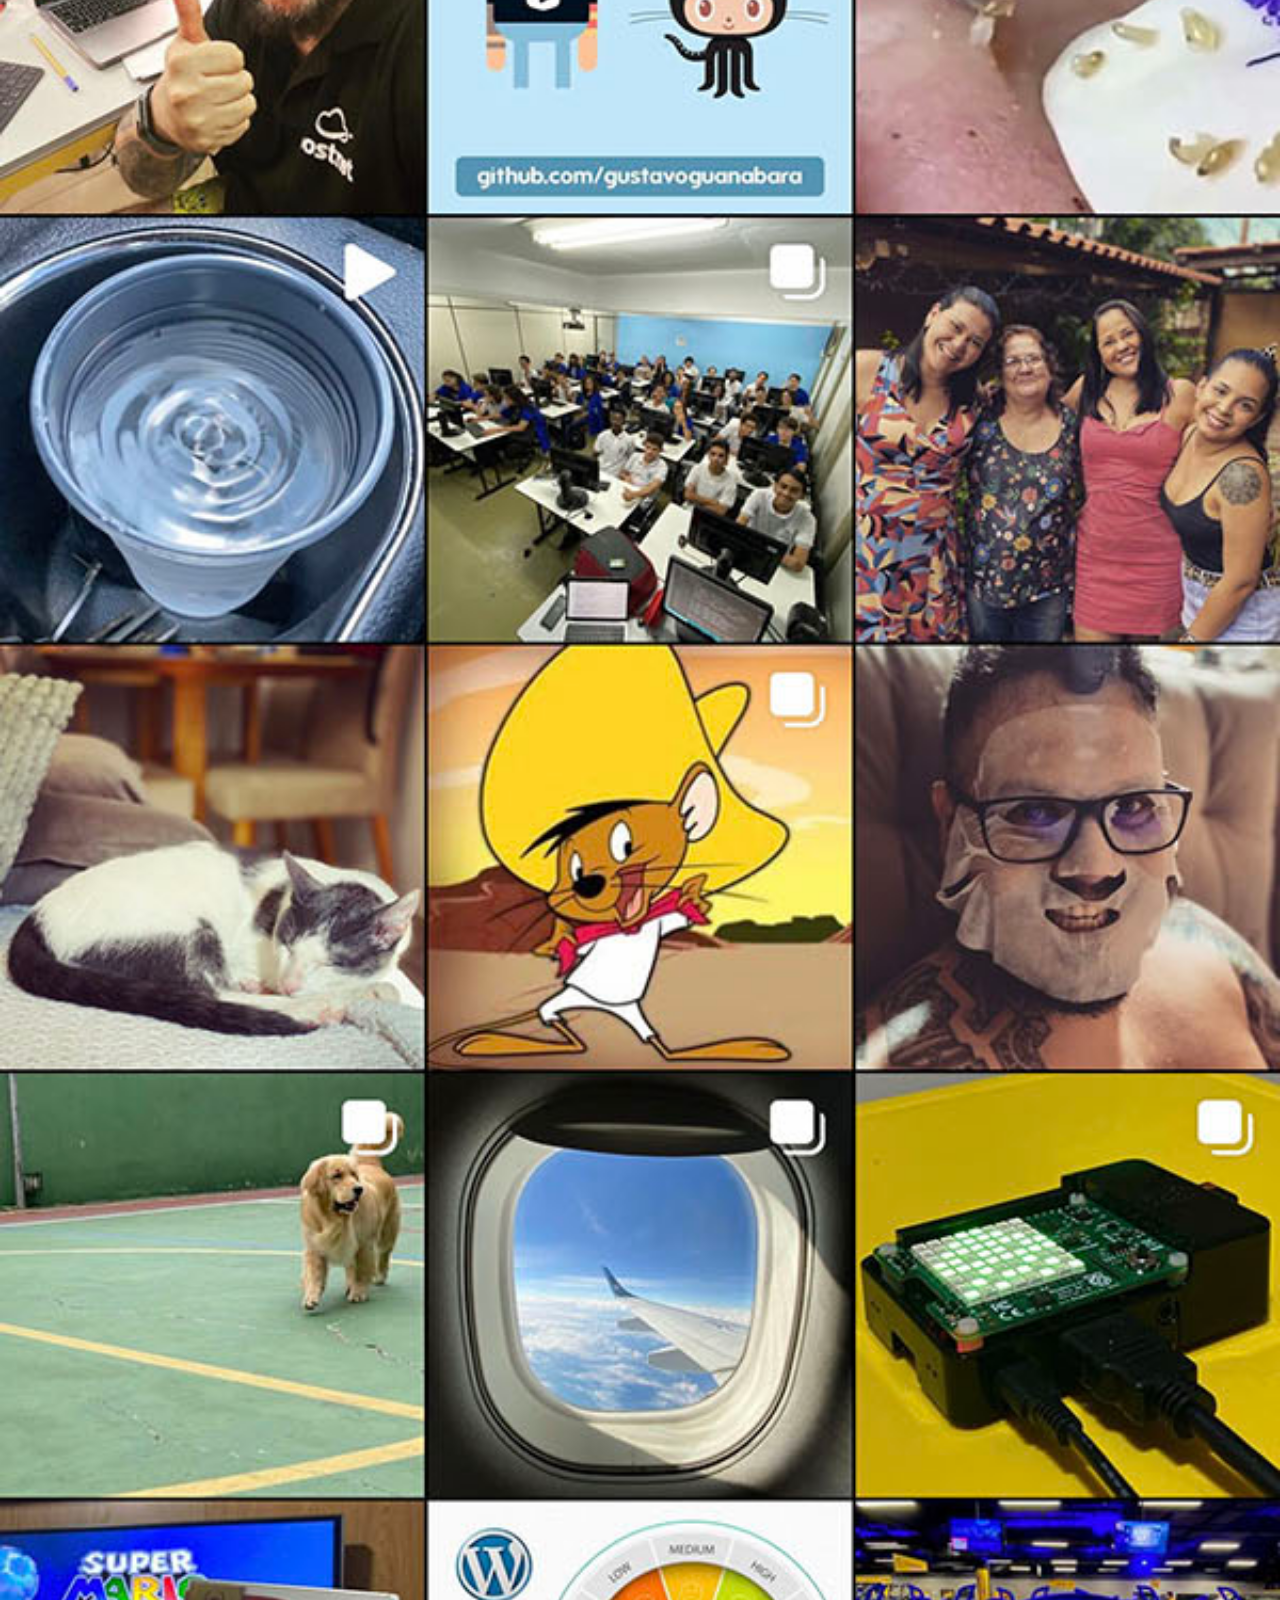
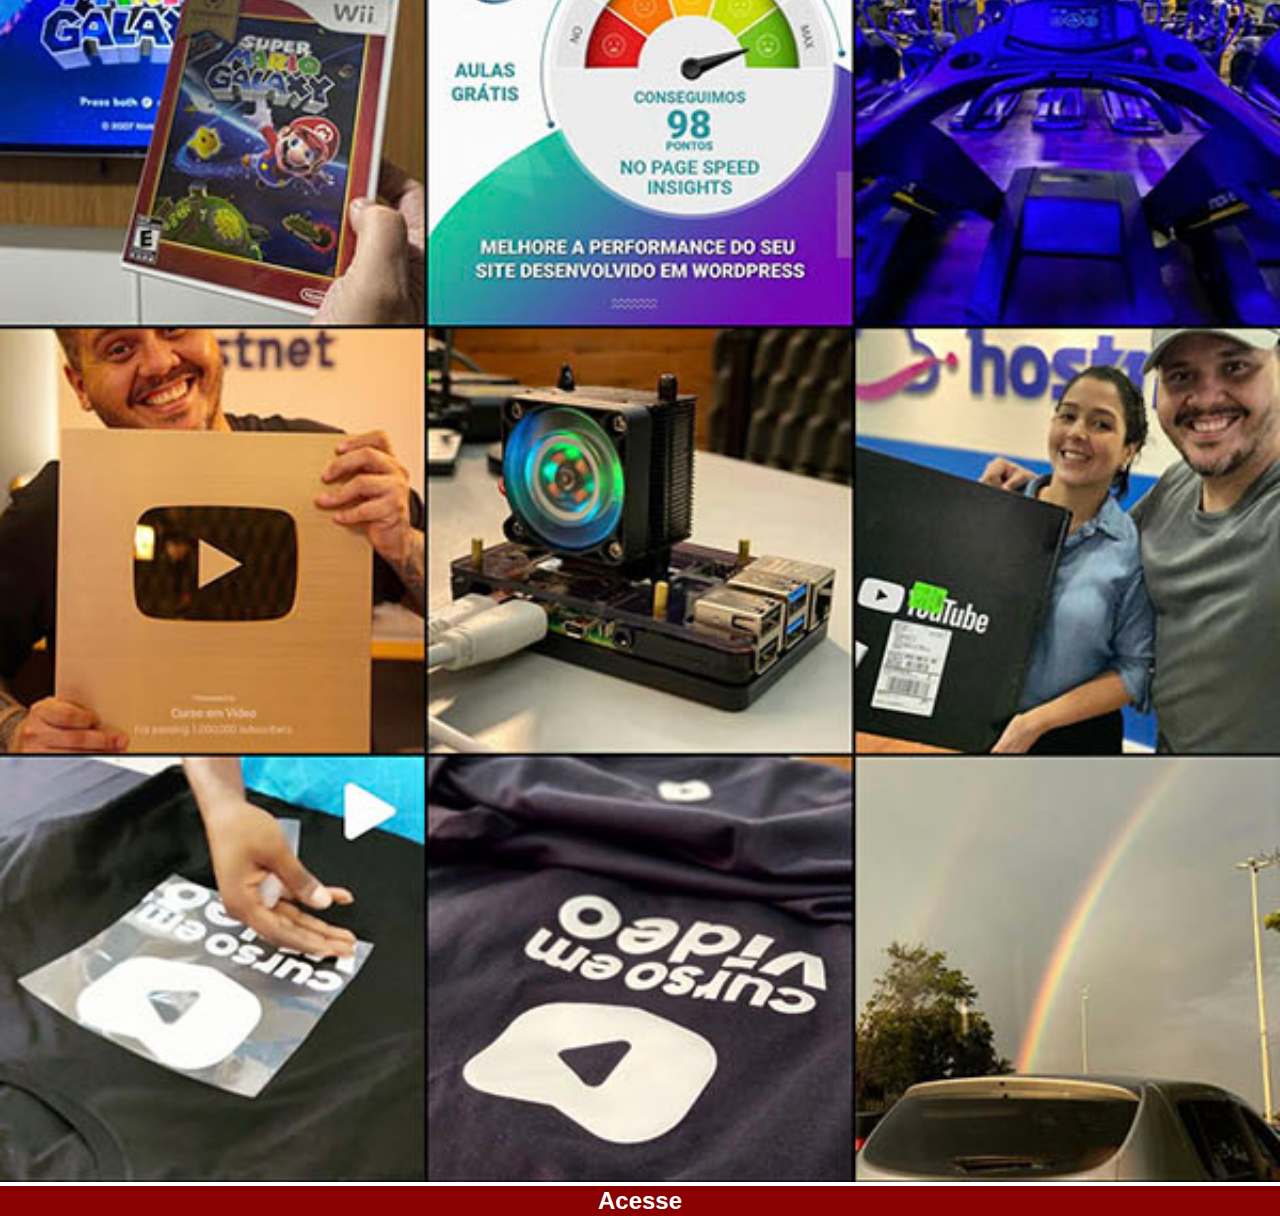
<file: instagram.html>
<!DOCTYPE html>
<html lang="pt-br">
<head>
    <meta charset="UTF-8">
    <meta name="viewport" content="width=device-width, initial-scale=1.0">
    <title>Instagram</title>
    <link rel="stylesheet" href="estilos/social.css">
</head>
<body>
    <img src="imagens/tela-instagram.jpg" alt="Instagram" /><a
    href="https://www.instagram.com/gustavoguanabara/"
    target="_blank"
    >Acesse</a
  >
</body>
</html>
</file>
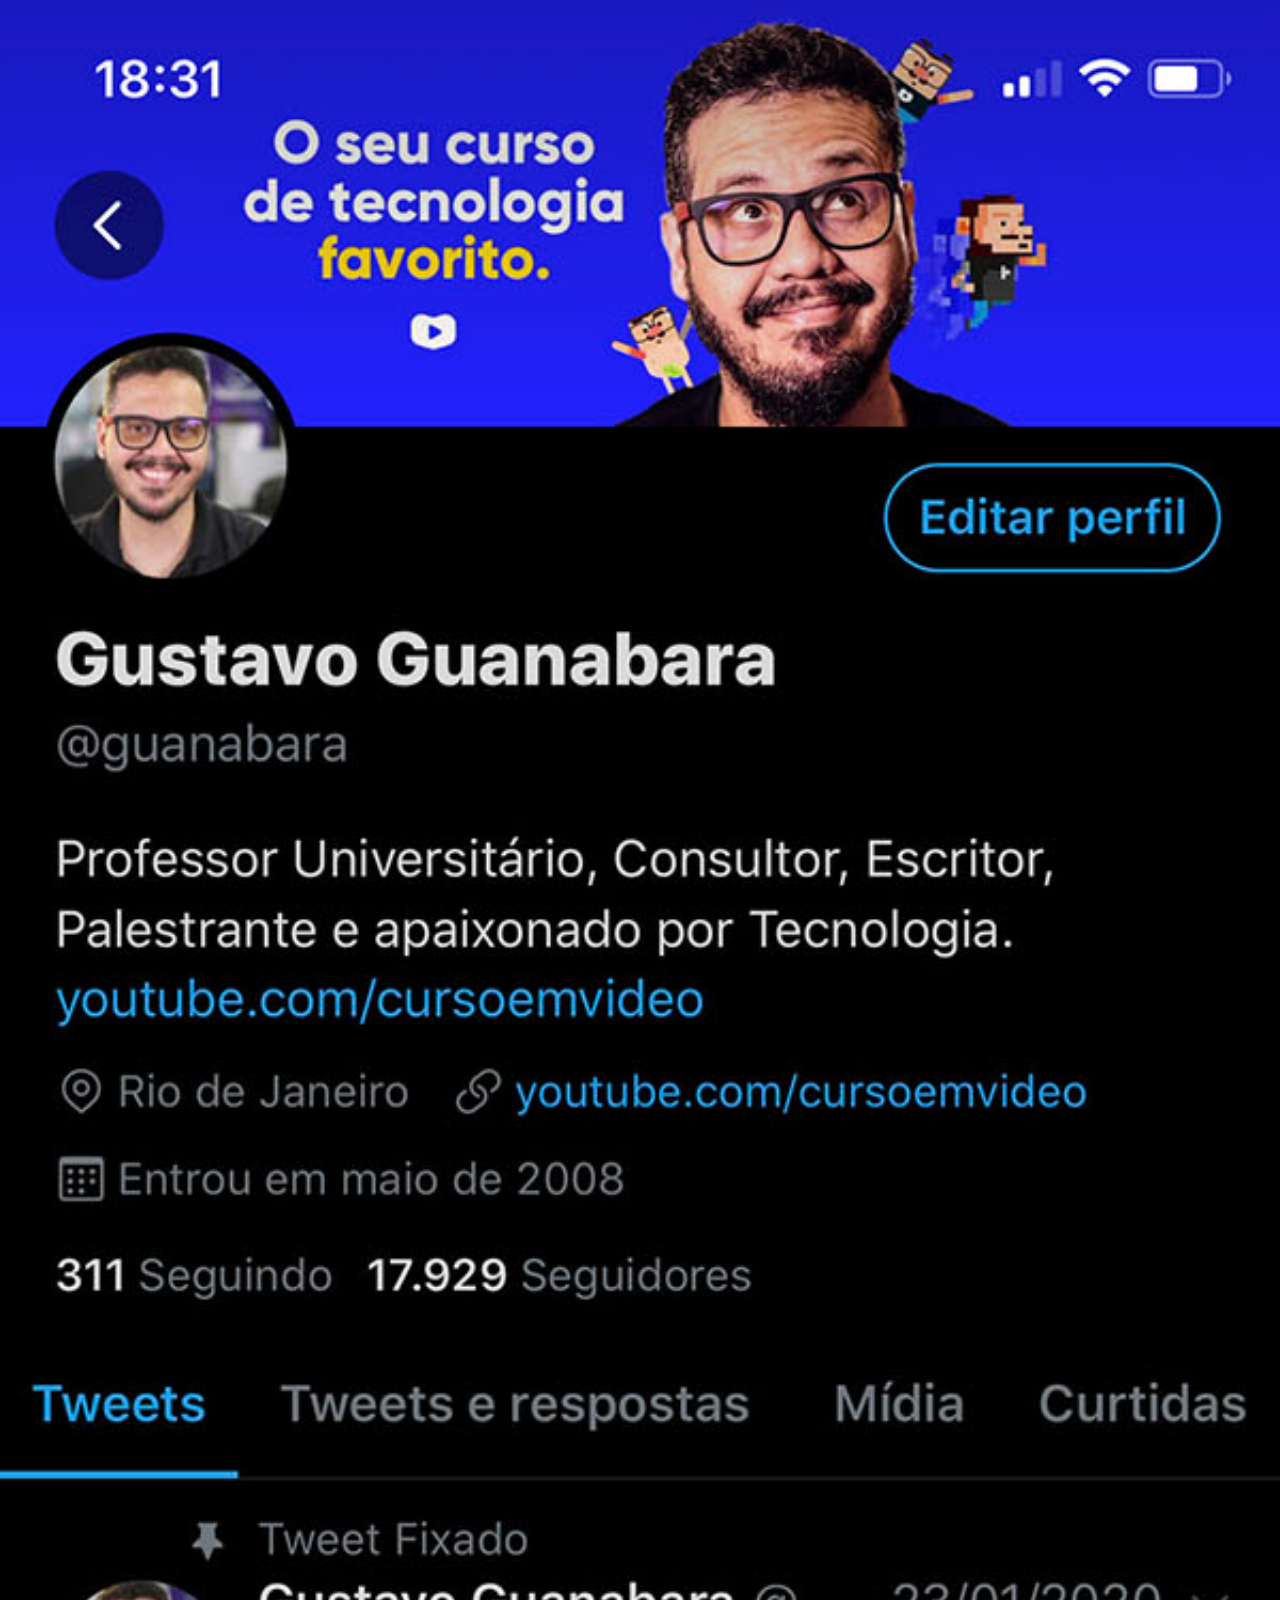
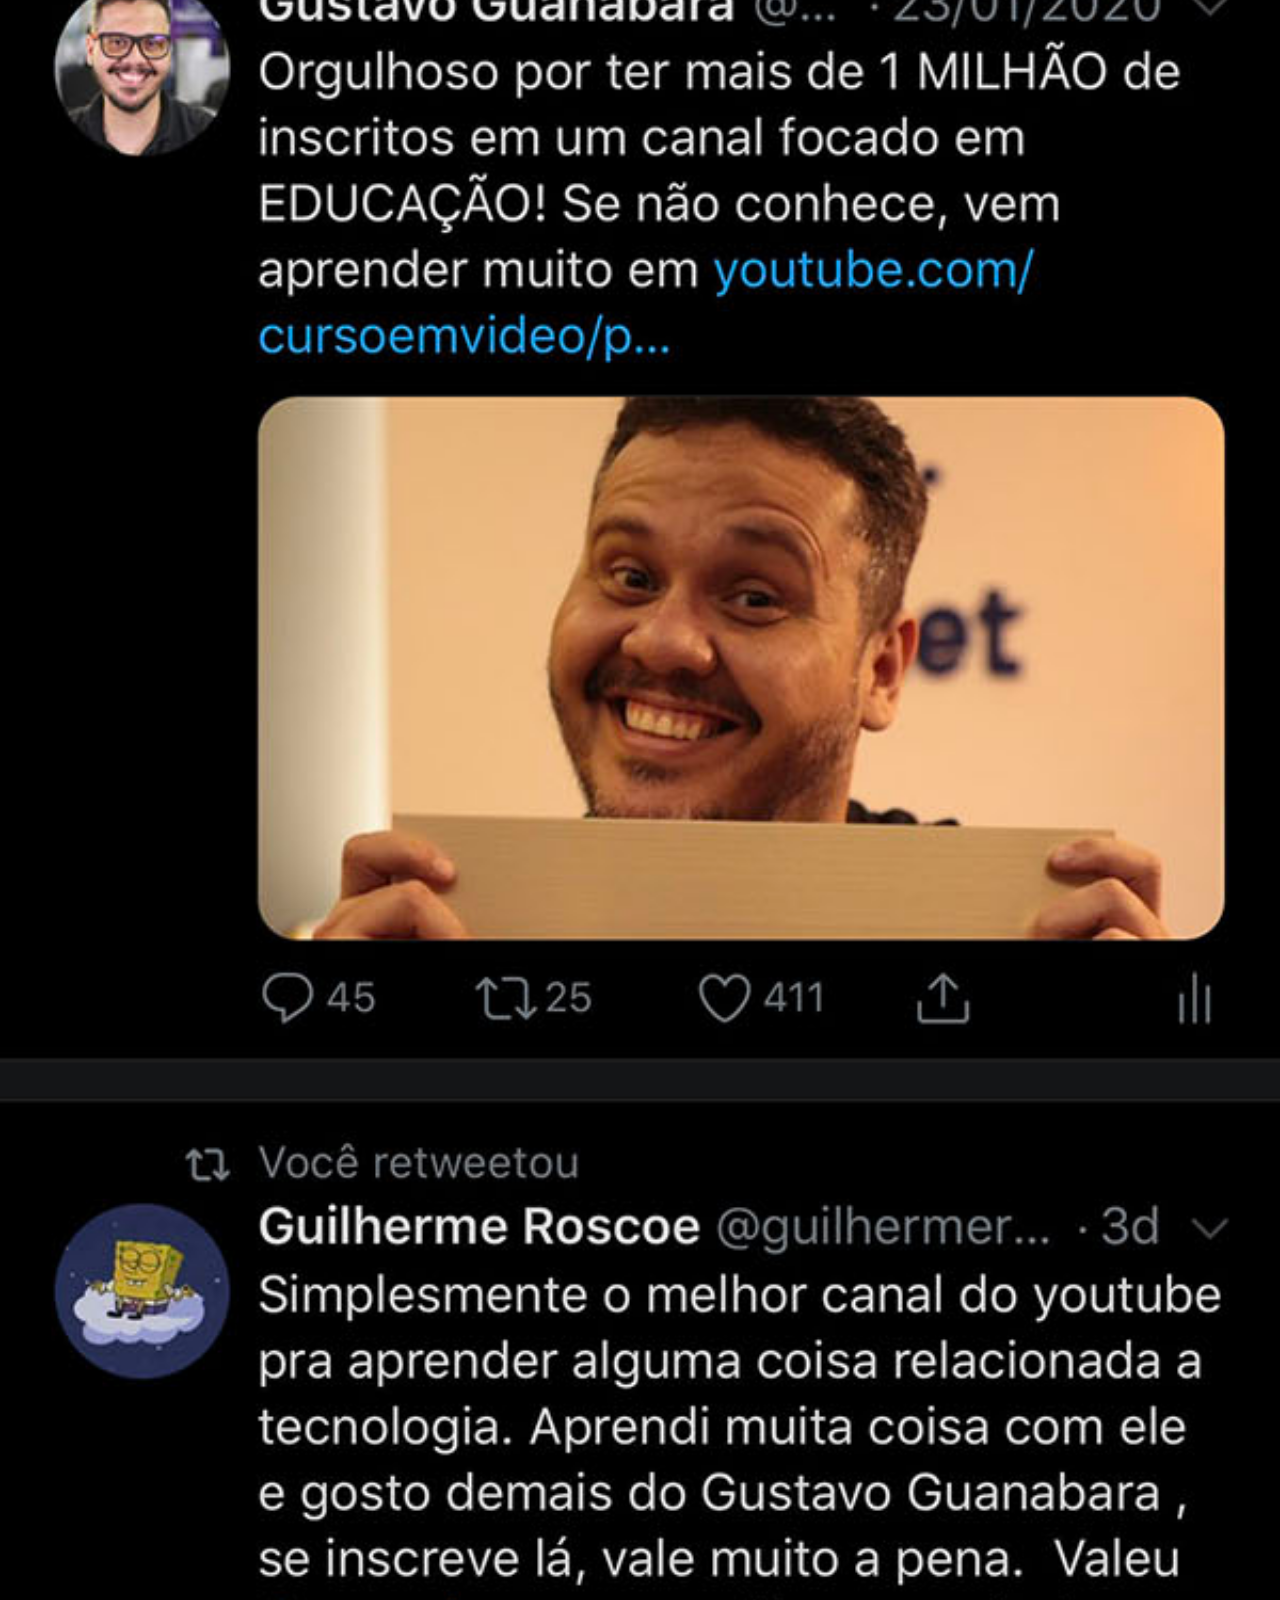
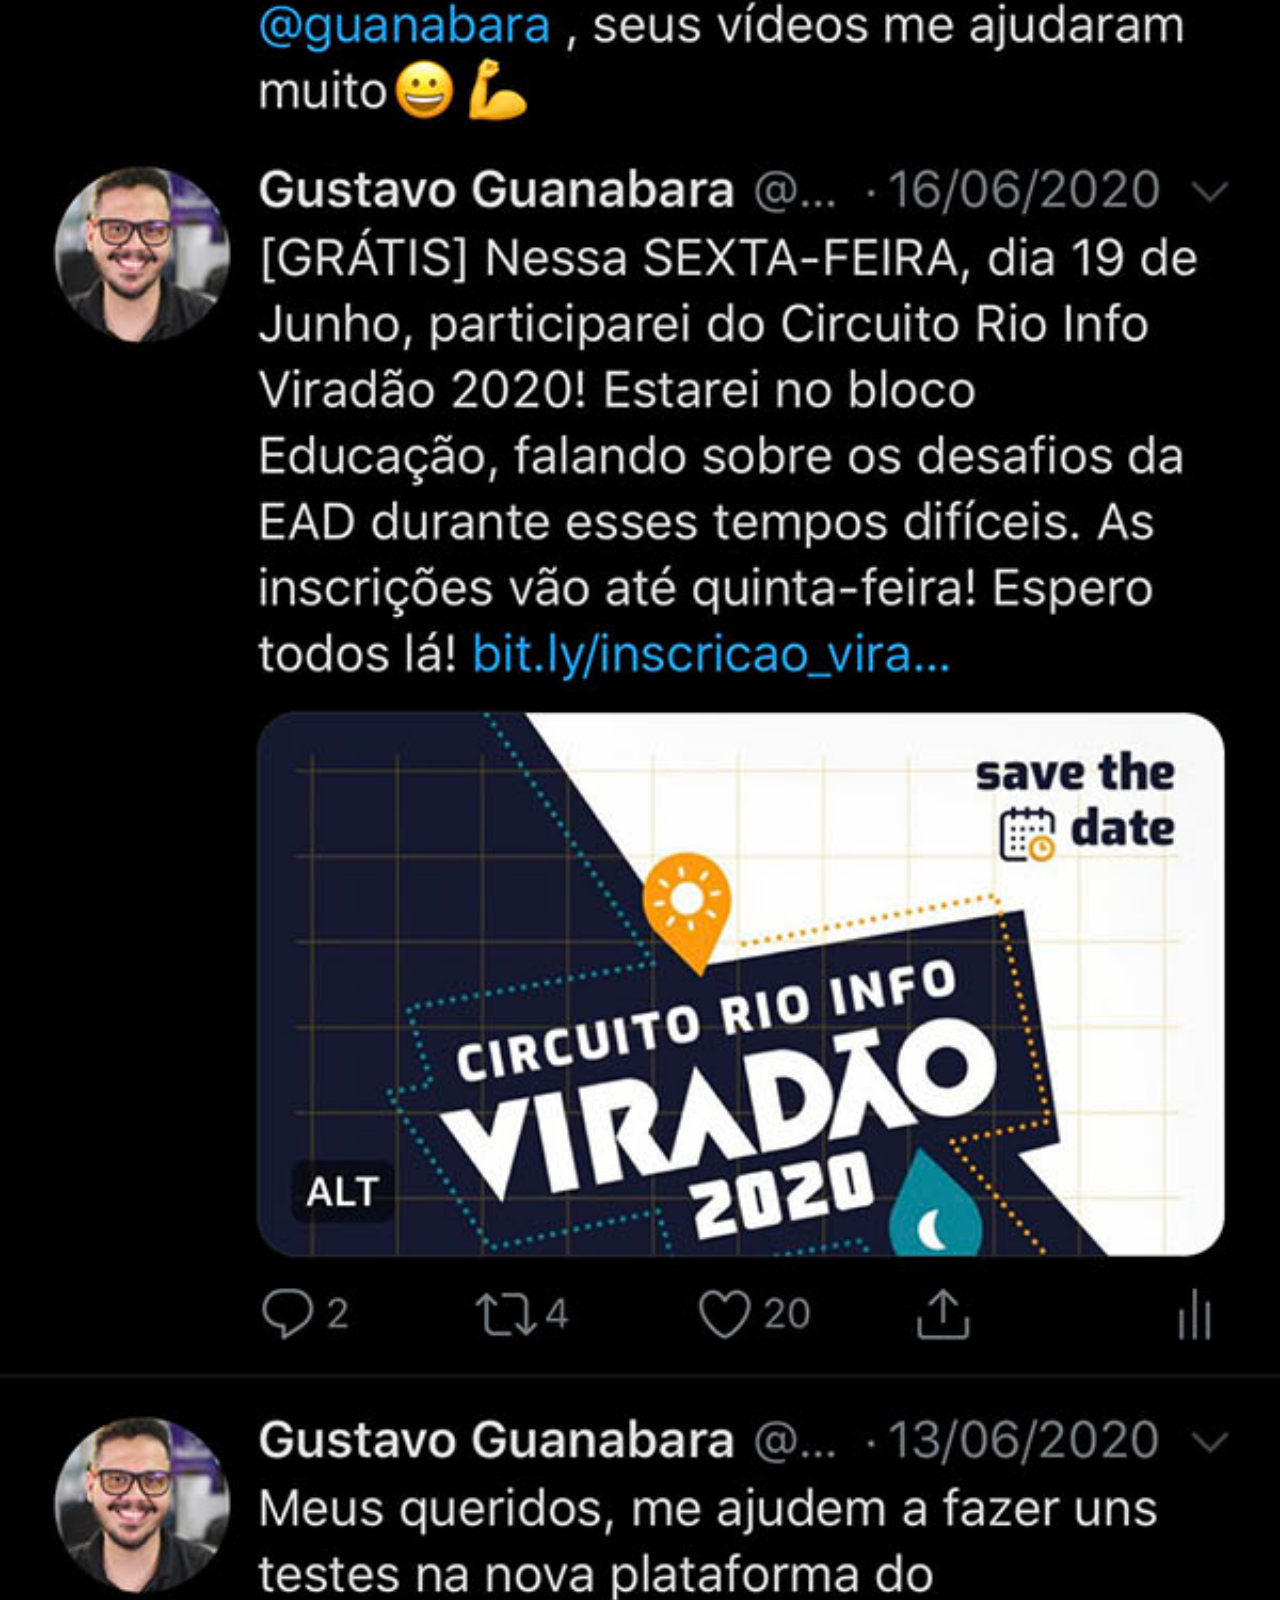
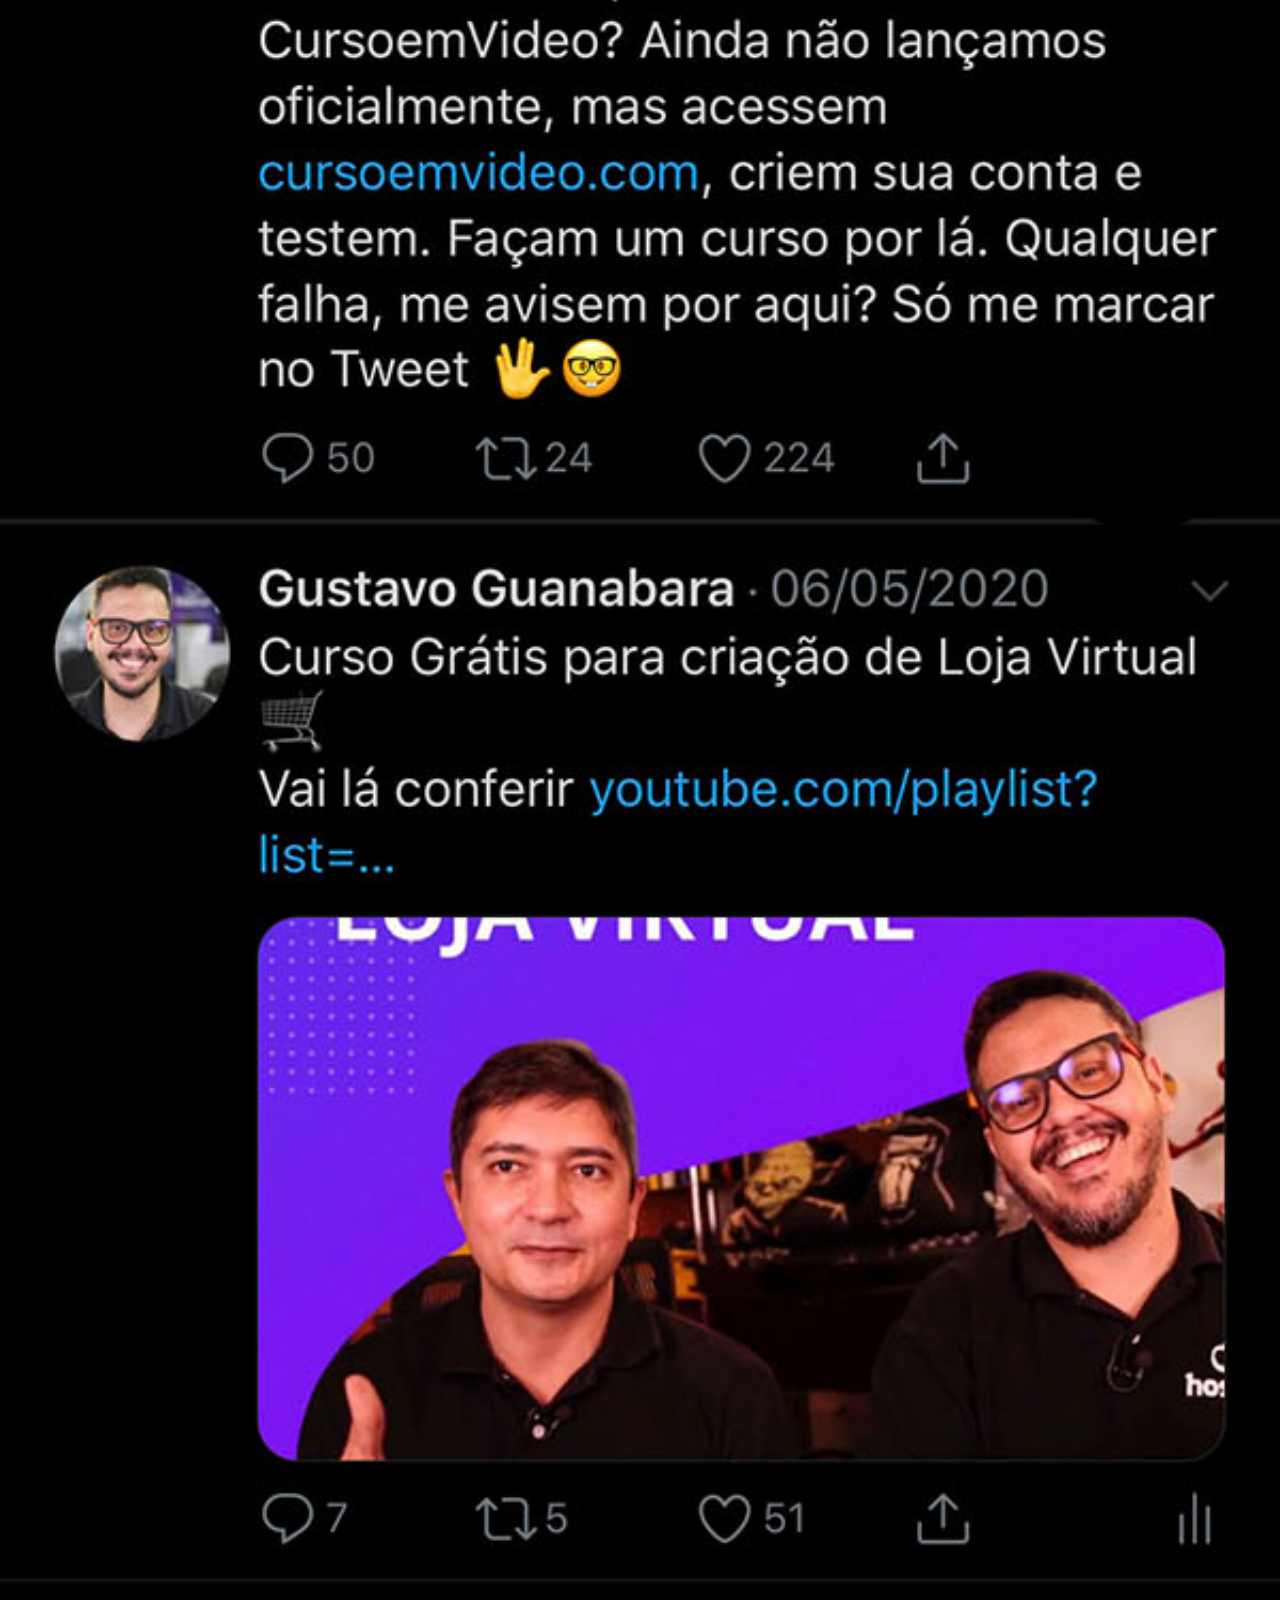
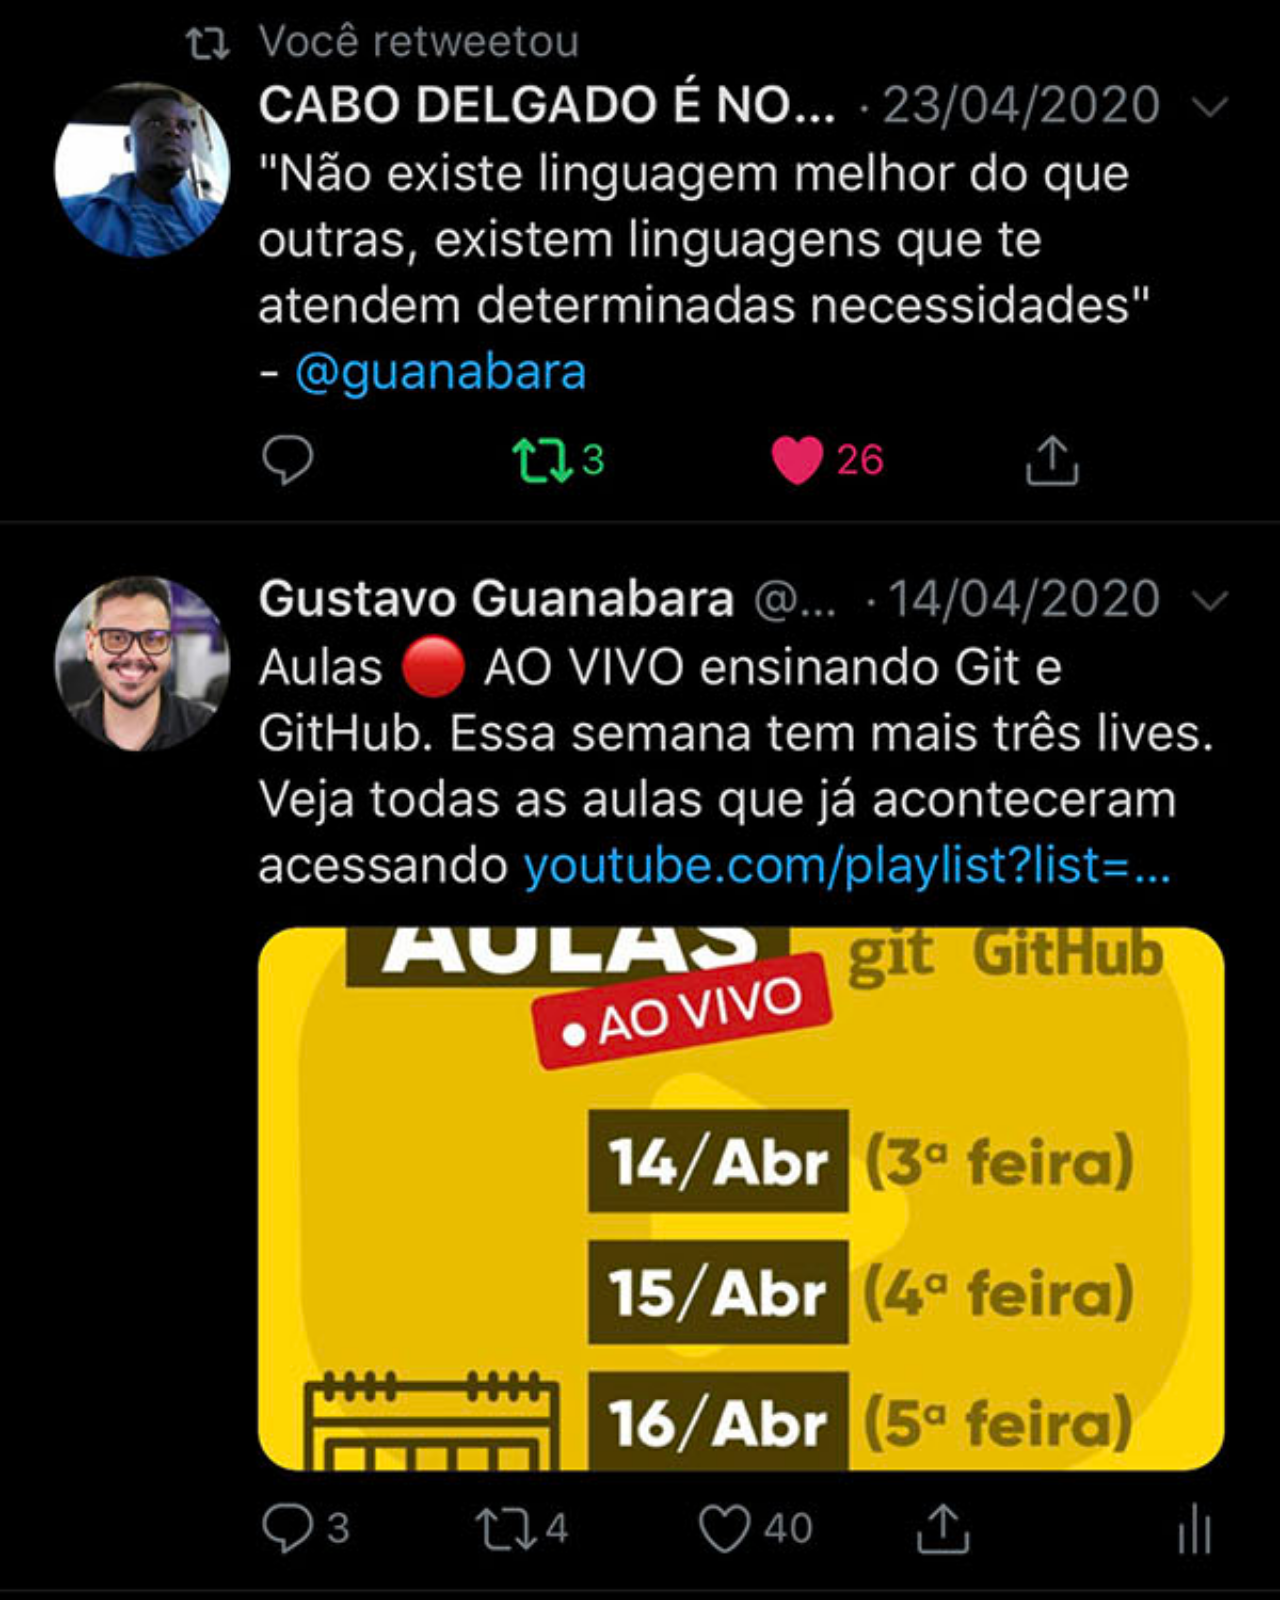
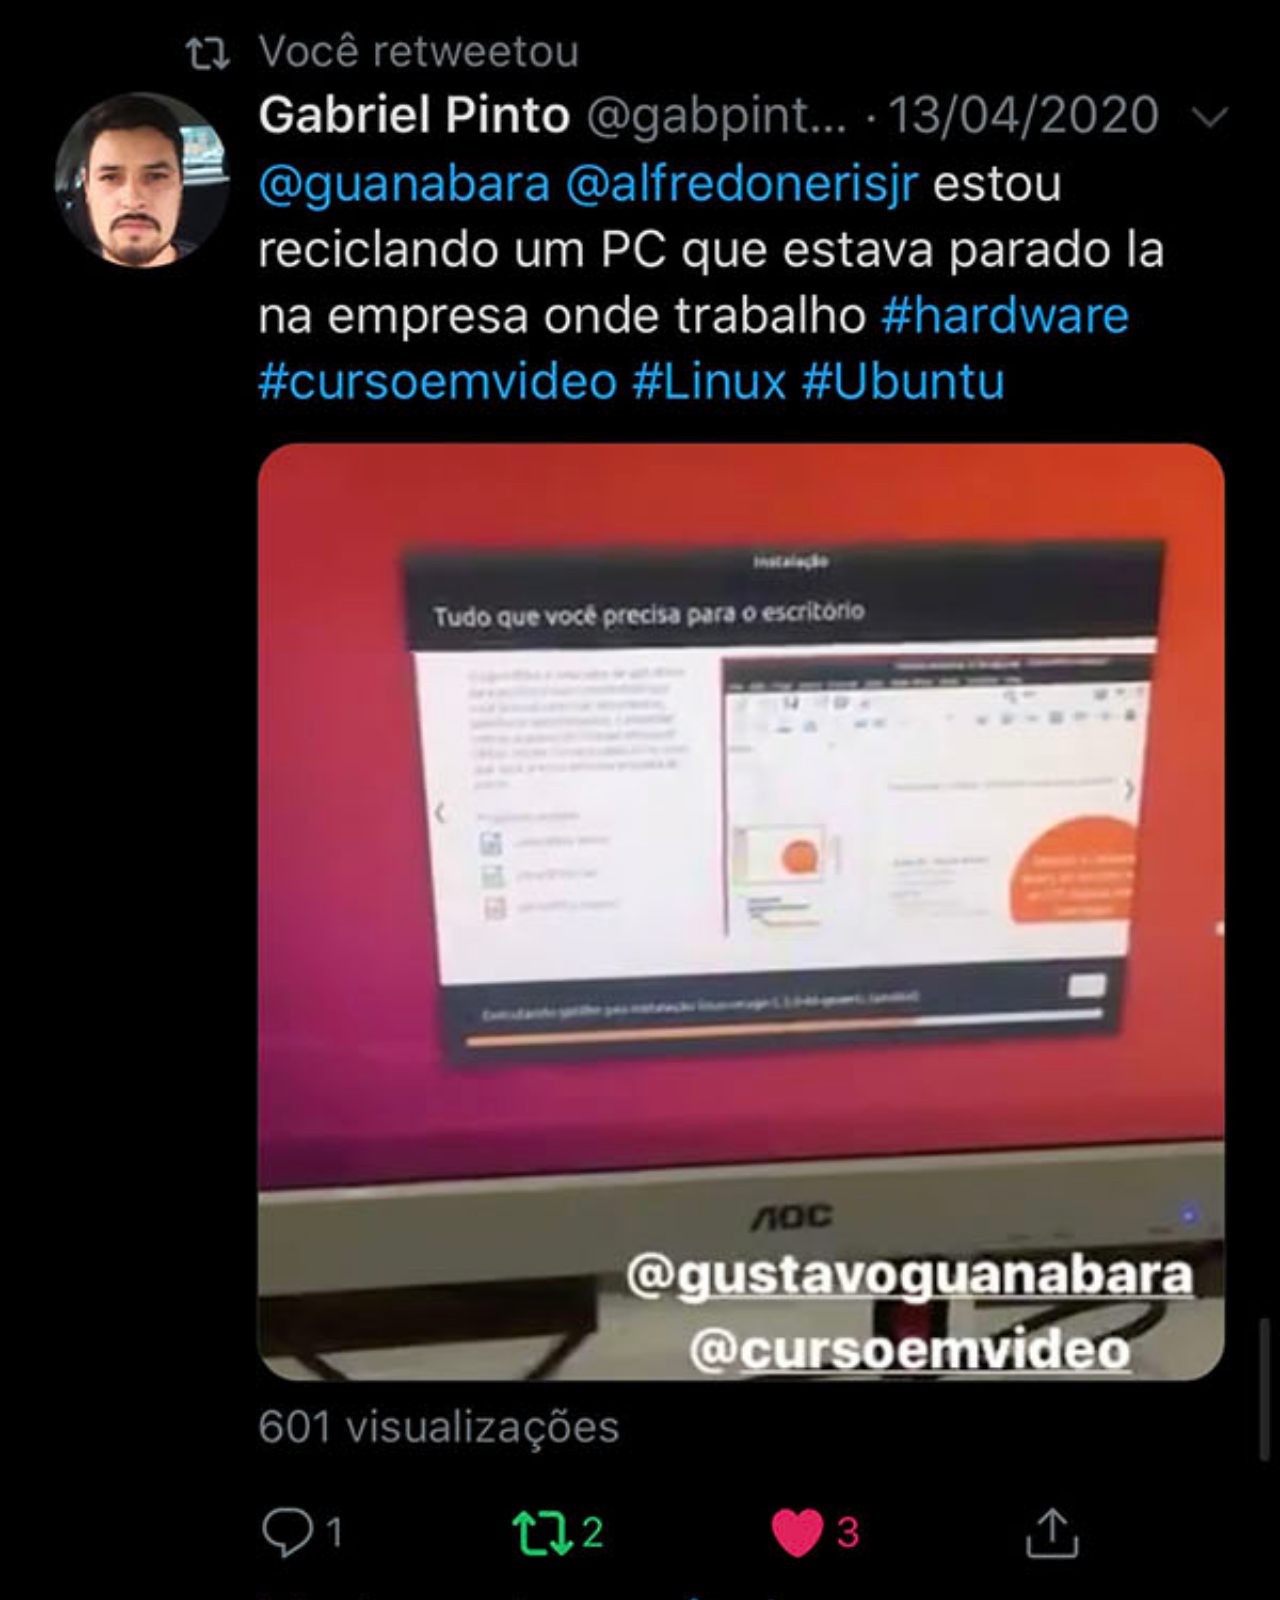
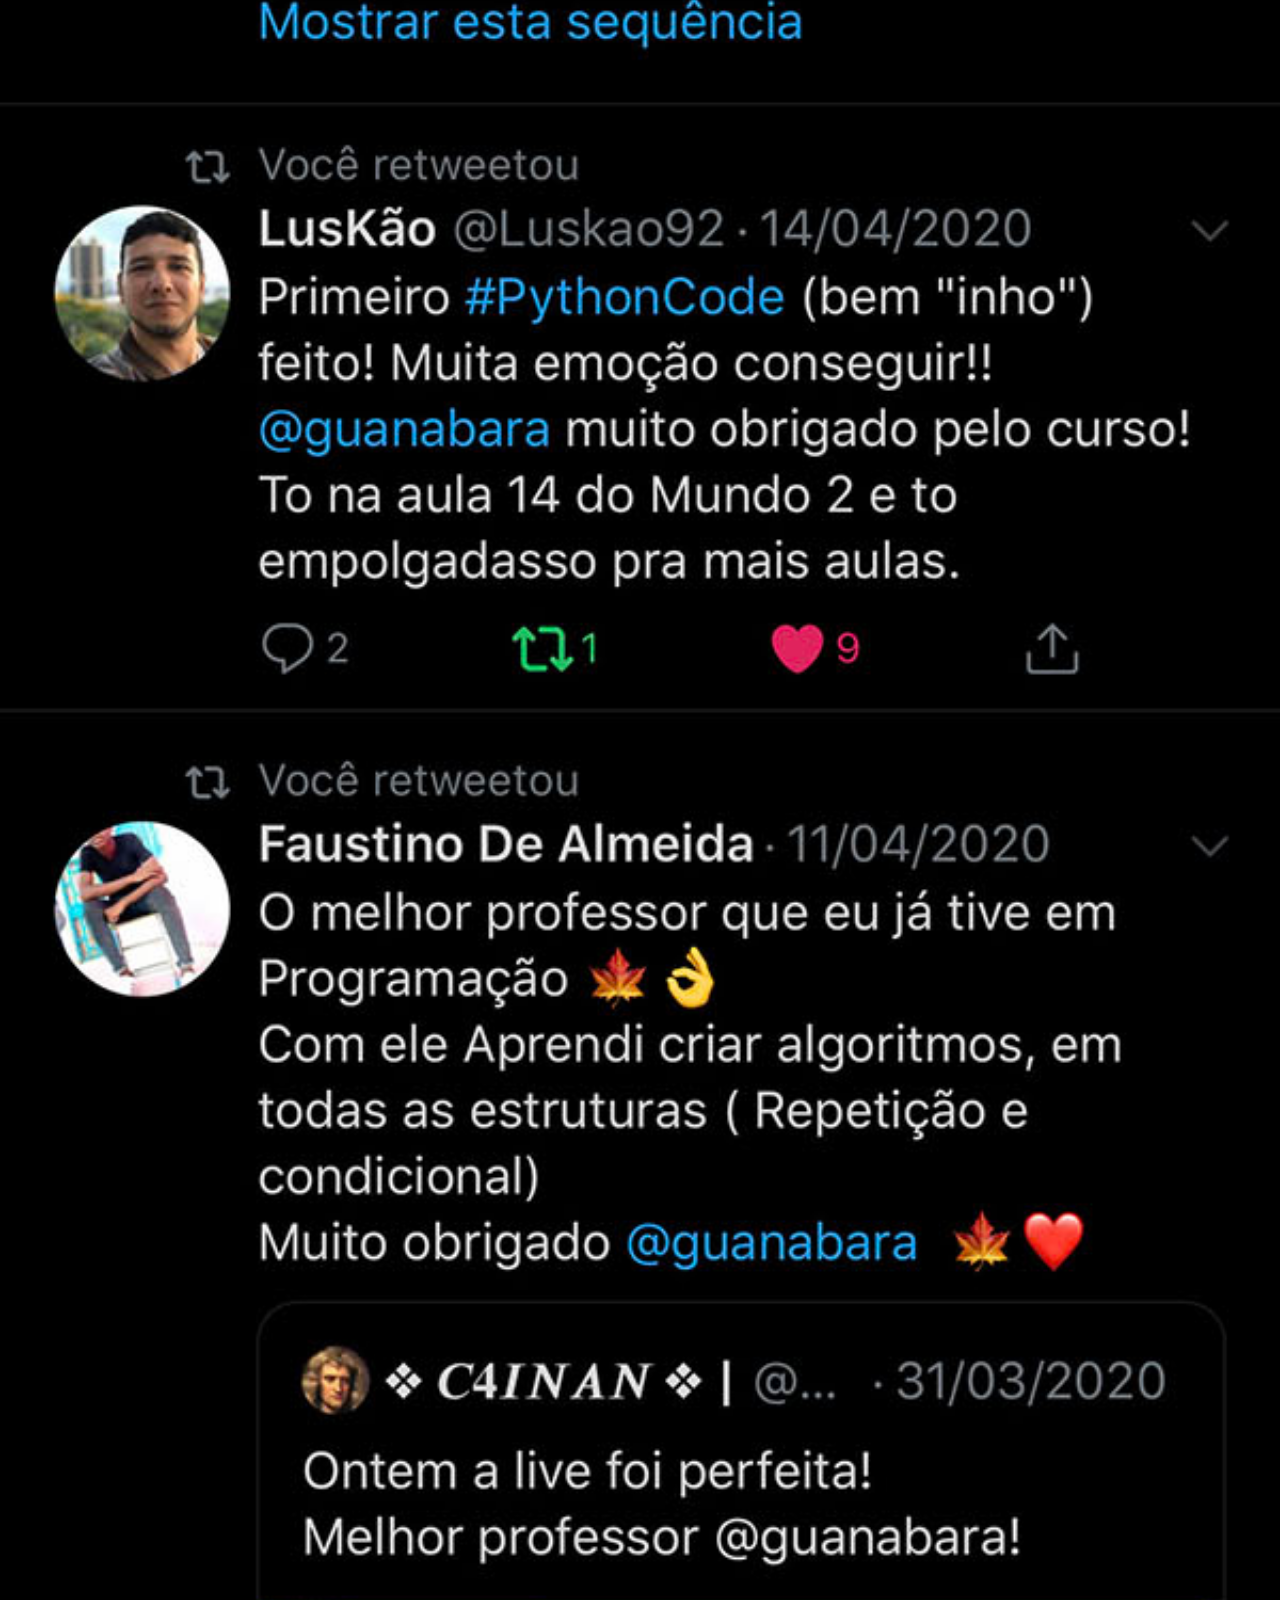
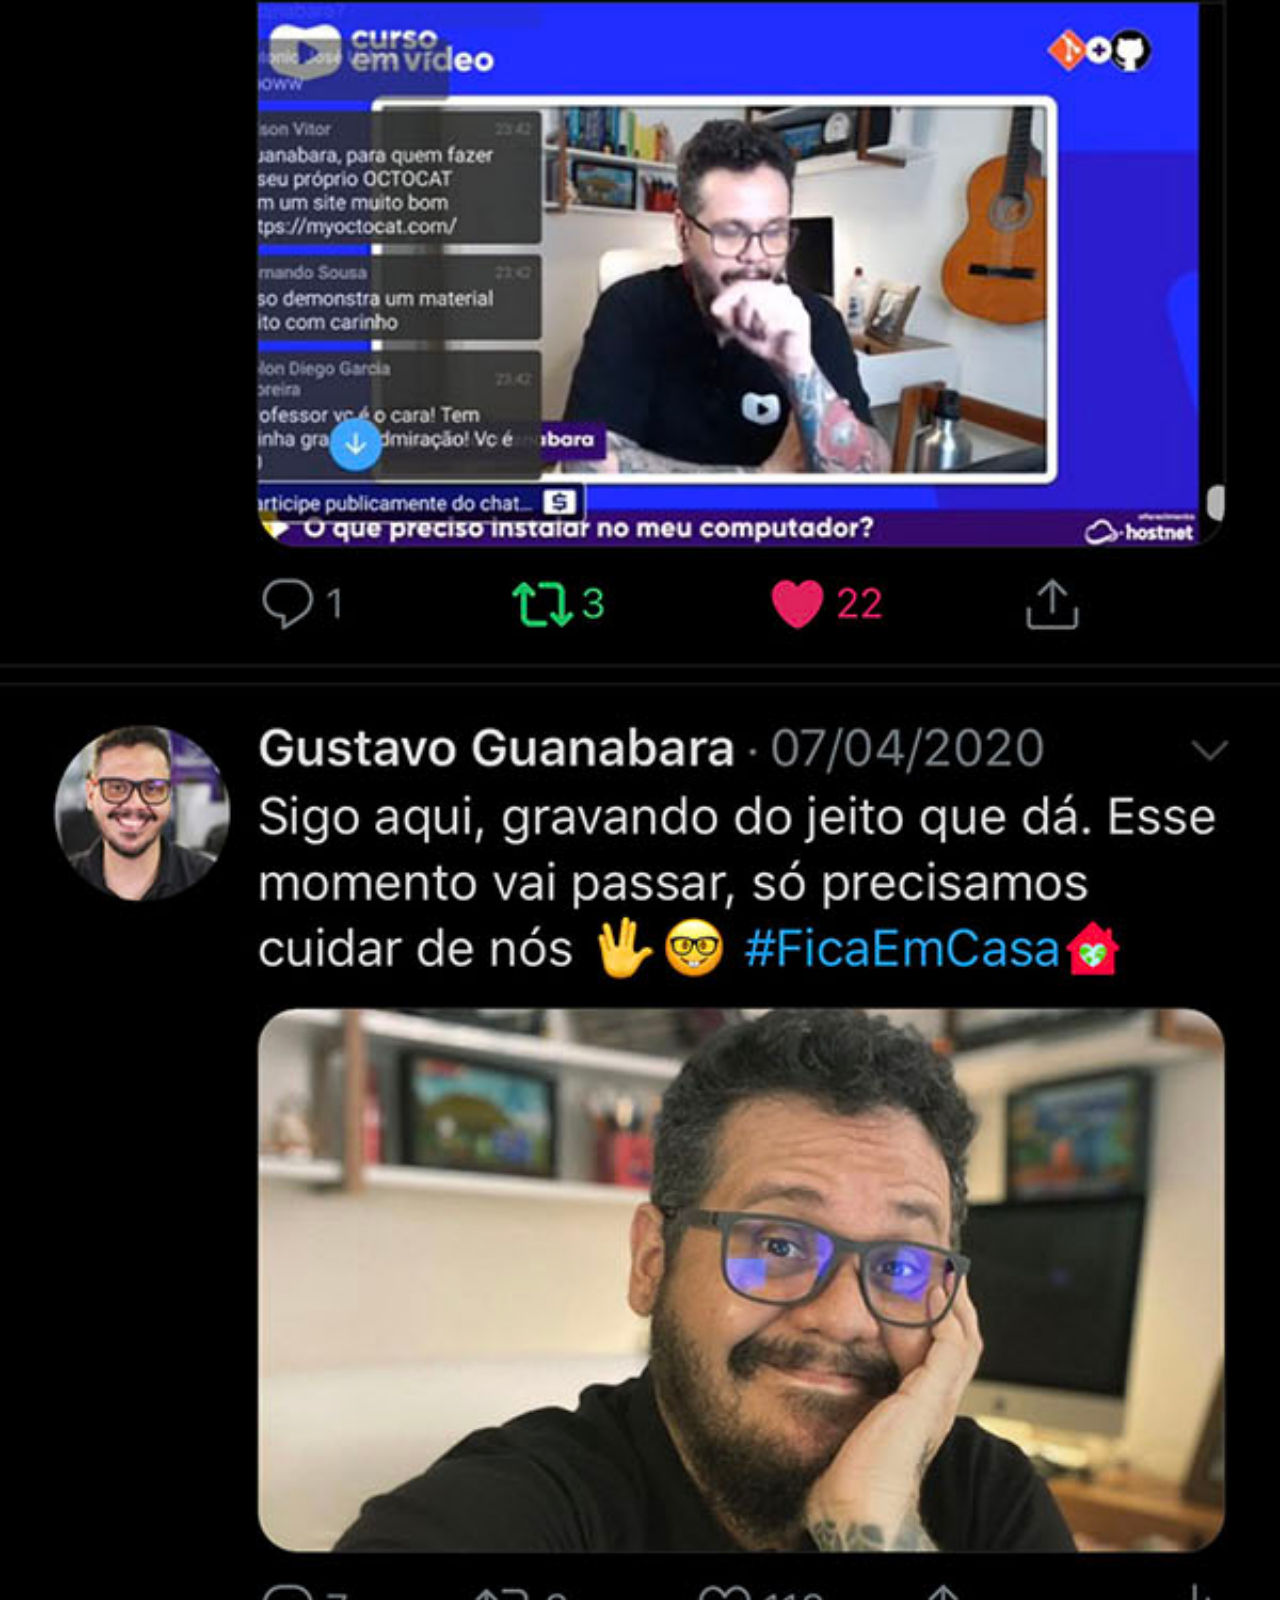
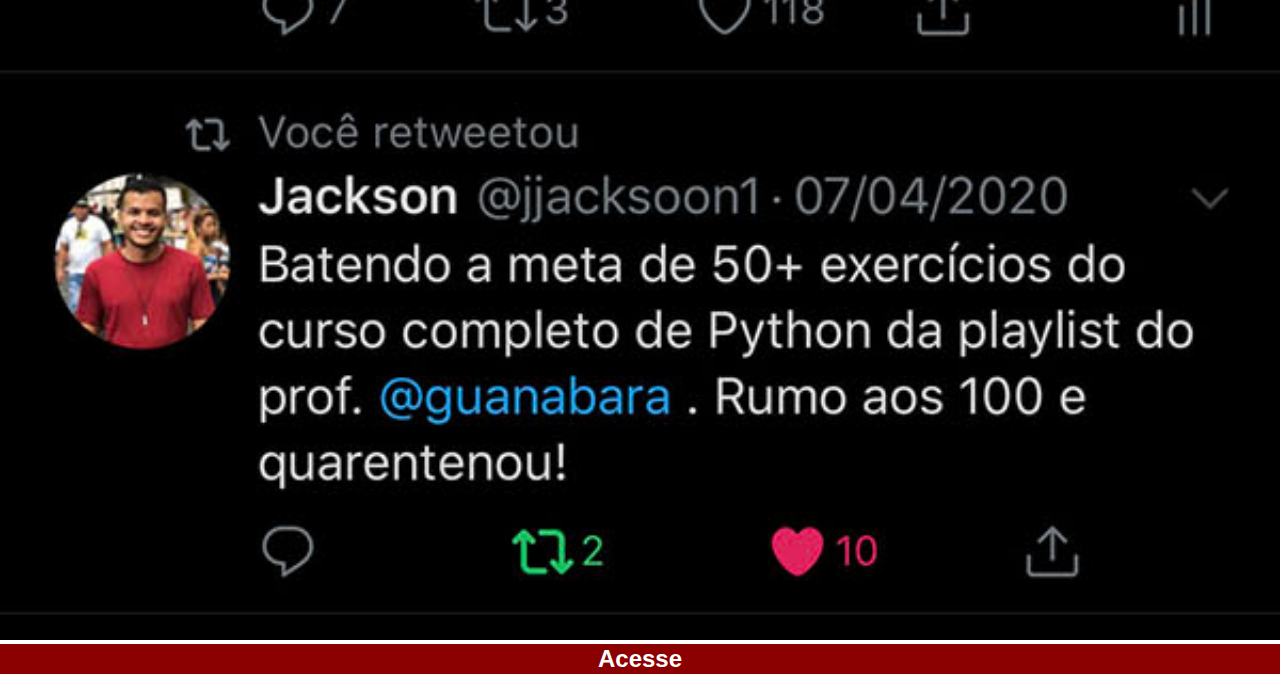
<file: twitter.html>
<!DOCTYPE html>
<html lang="pt-br">
<head>
    <meta charset="UTF-8">
    <meta name="viewport" content="width=device-width, initial-scale=1.0">
    <title>Twitter</title>
    <link rel="stylesheet" href="estilos/social.css">
</head>
<body>
    <img src="imagens/tela-twitter.jpg" alt="Twitter" /><a
    href="https://twitter.com/guanabara"
    target="_blank"
    >Acesse</a
  >
</body>
</html>
</file>
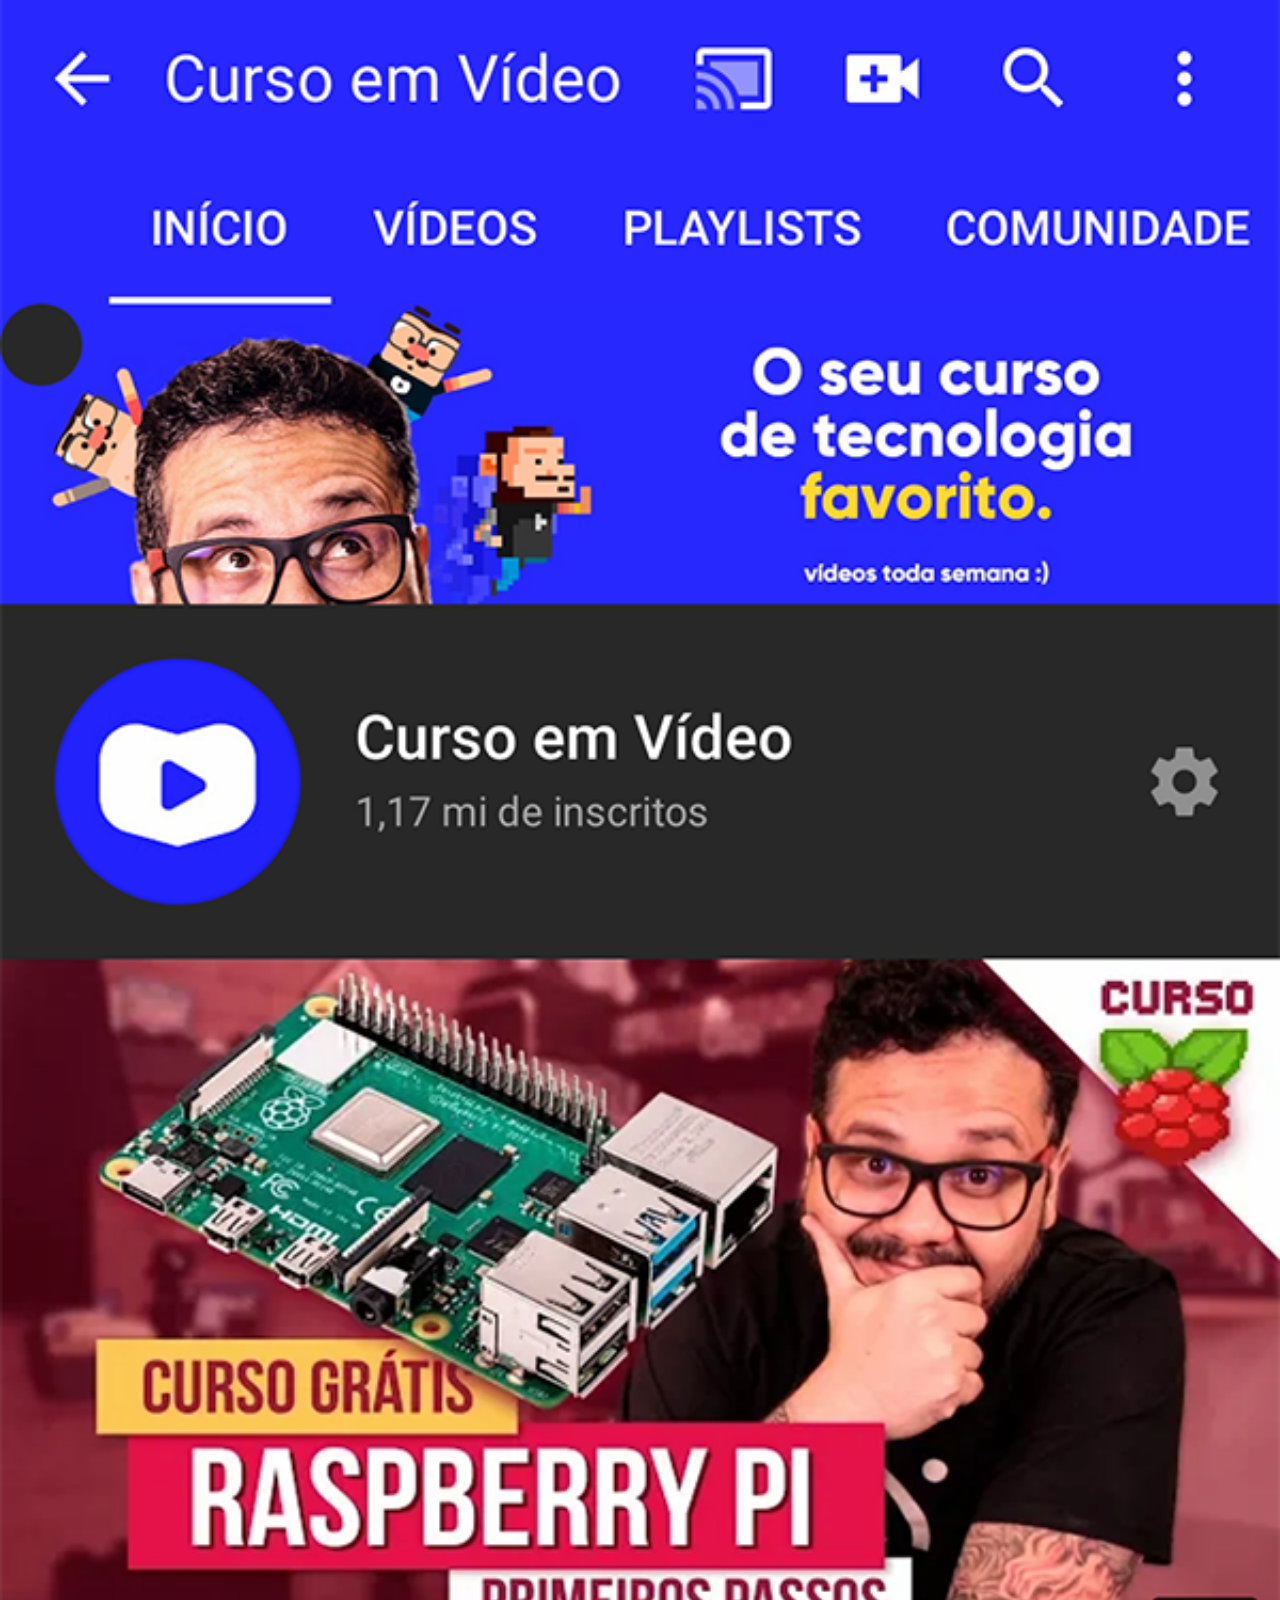
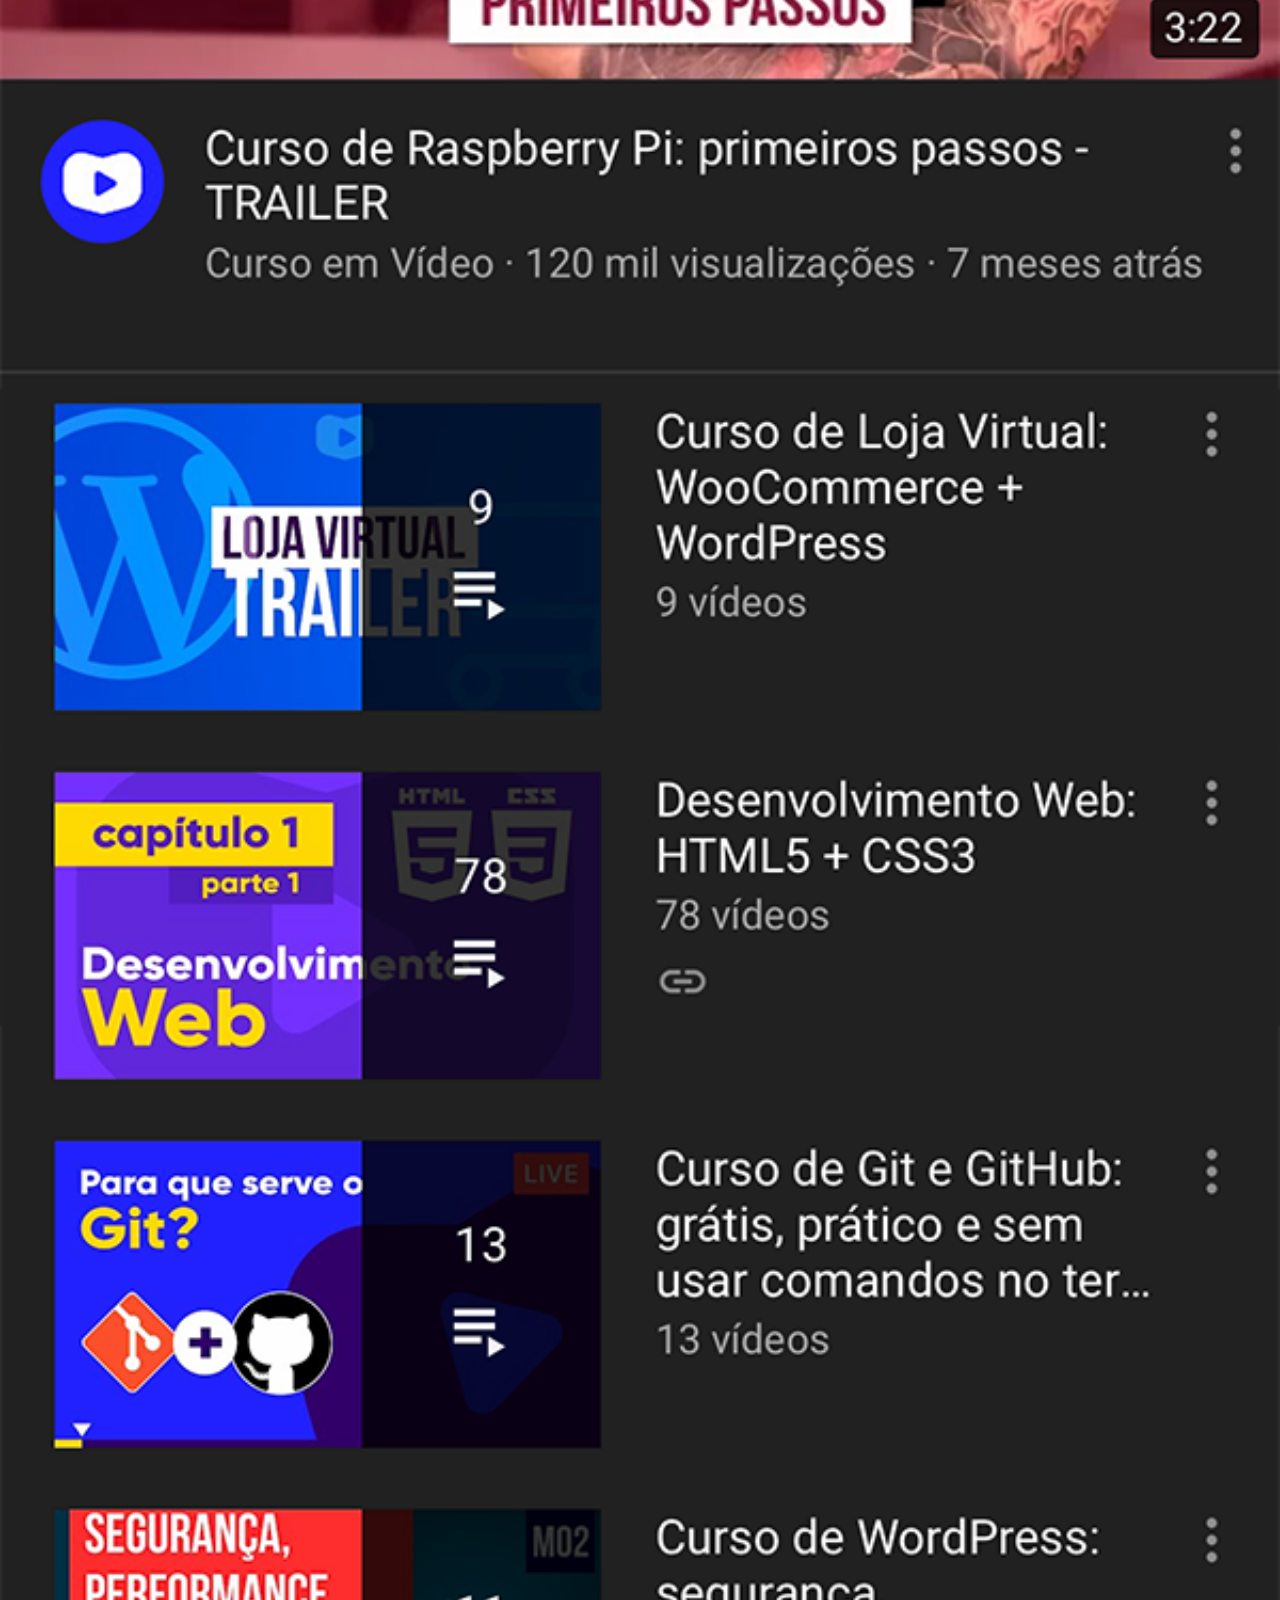
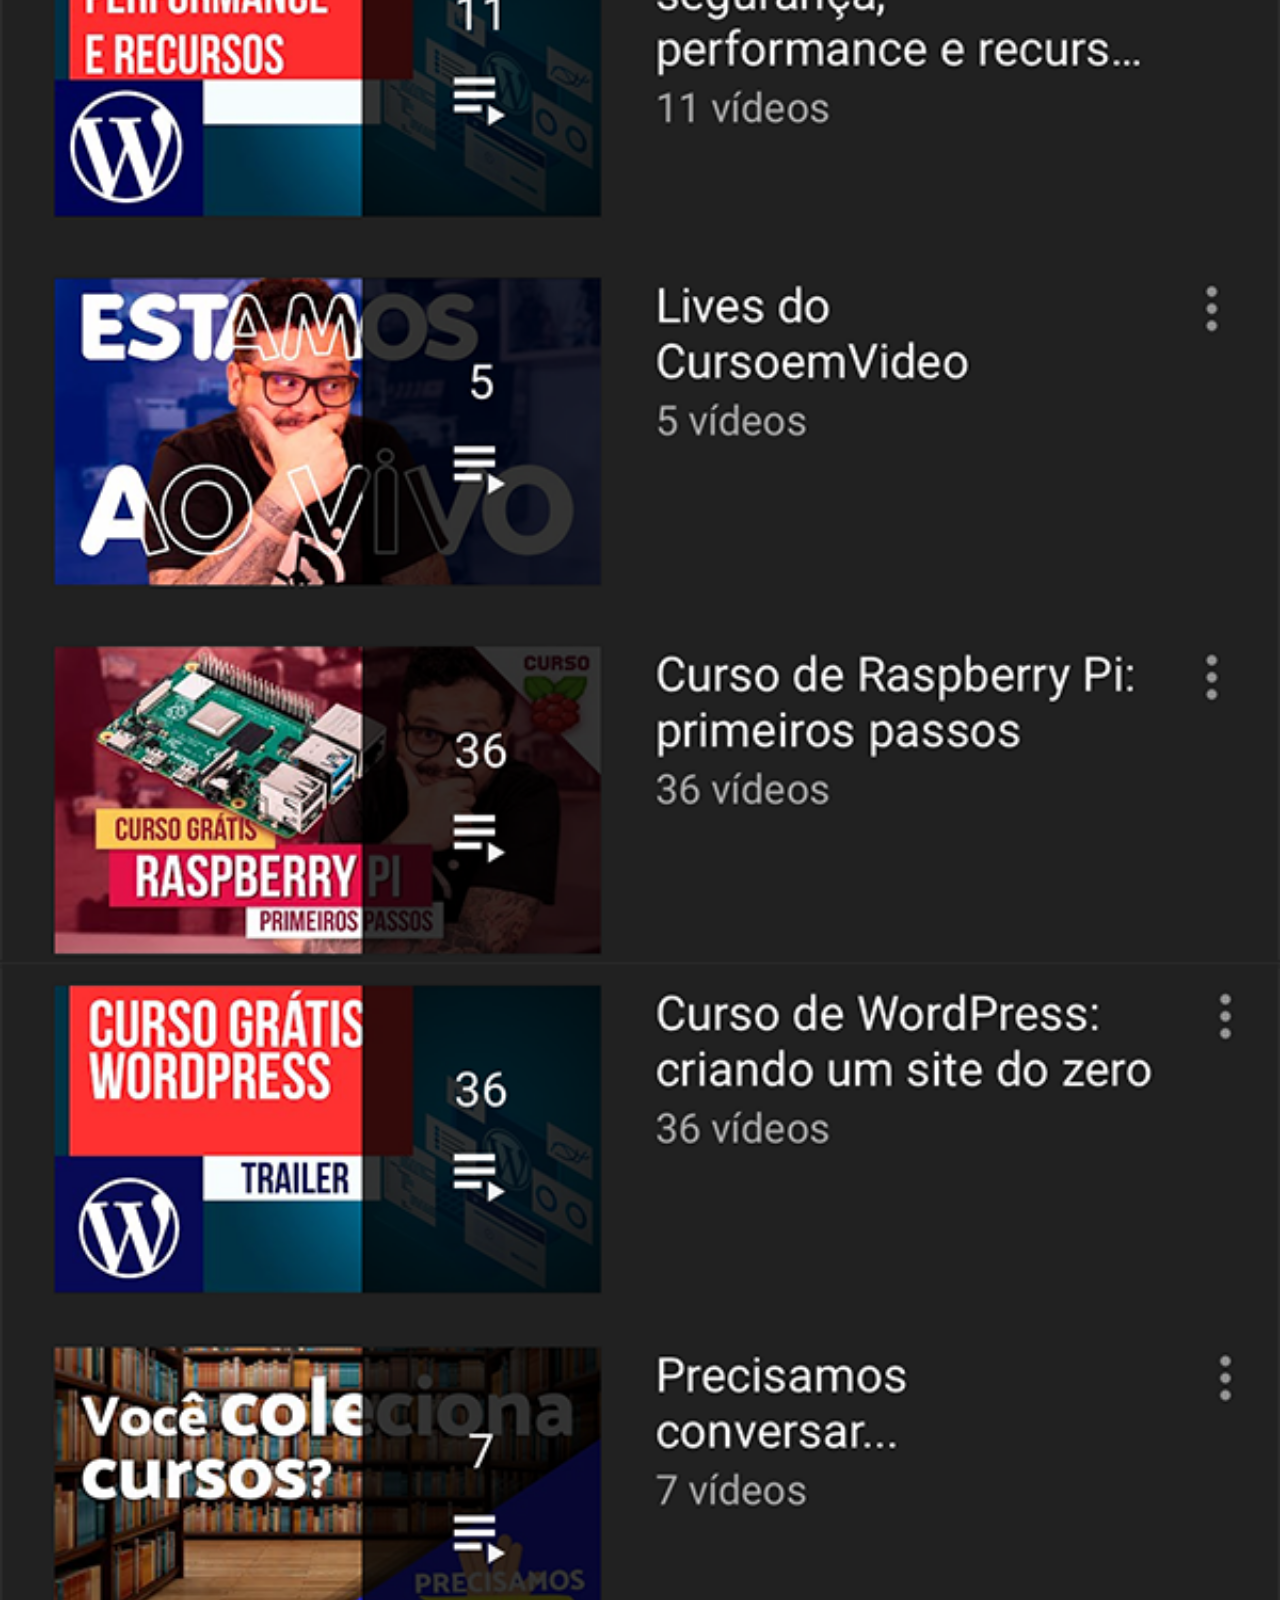
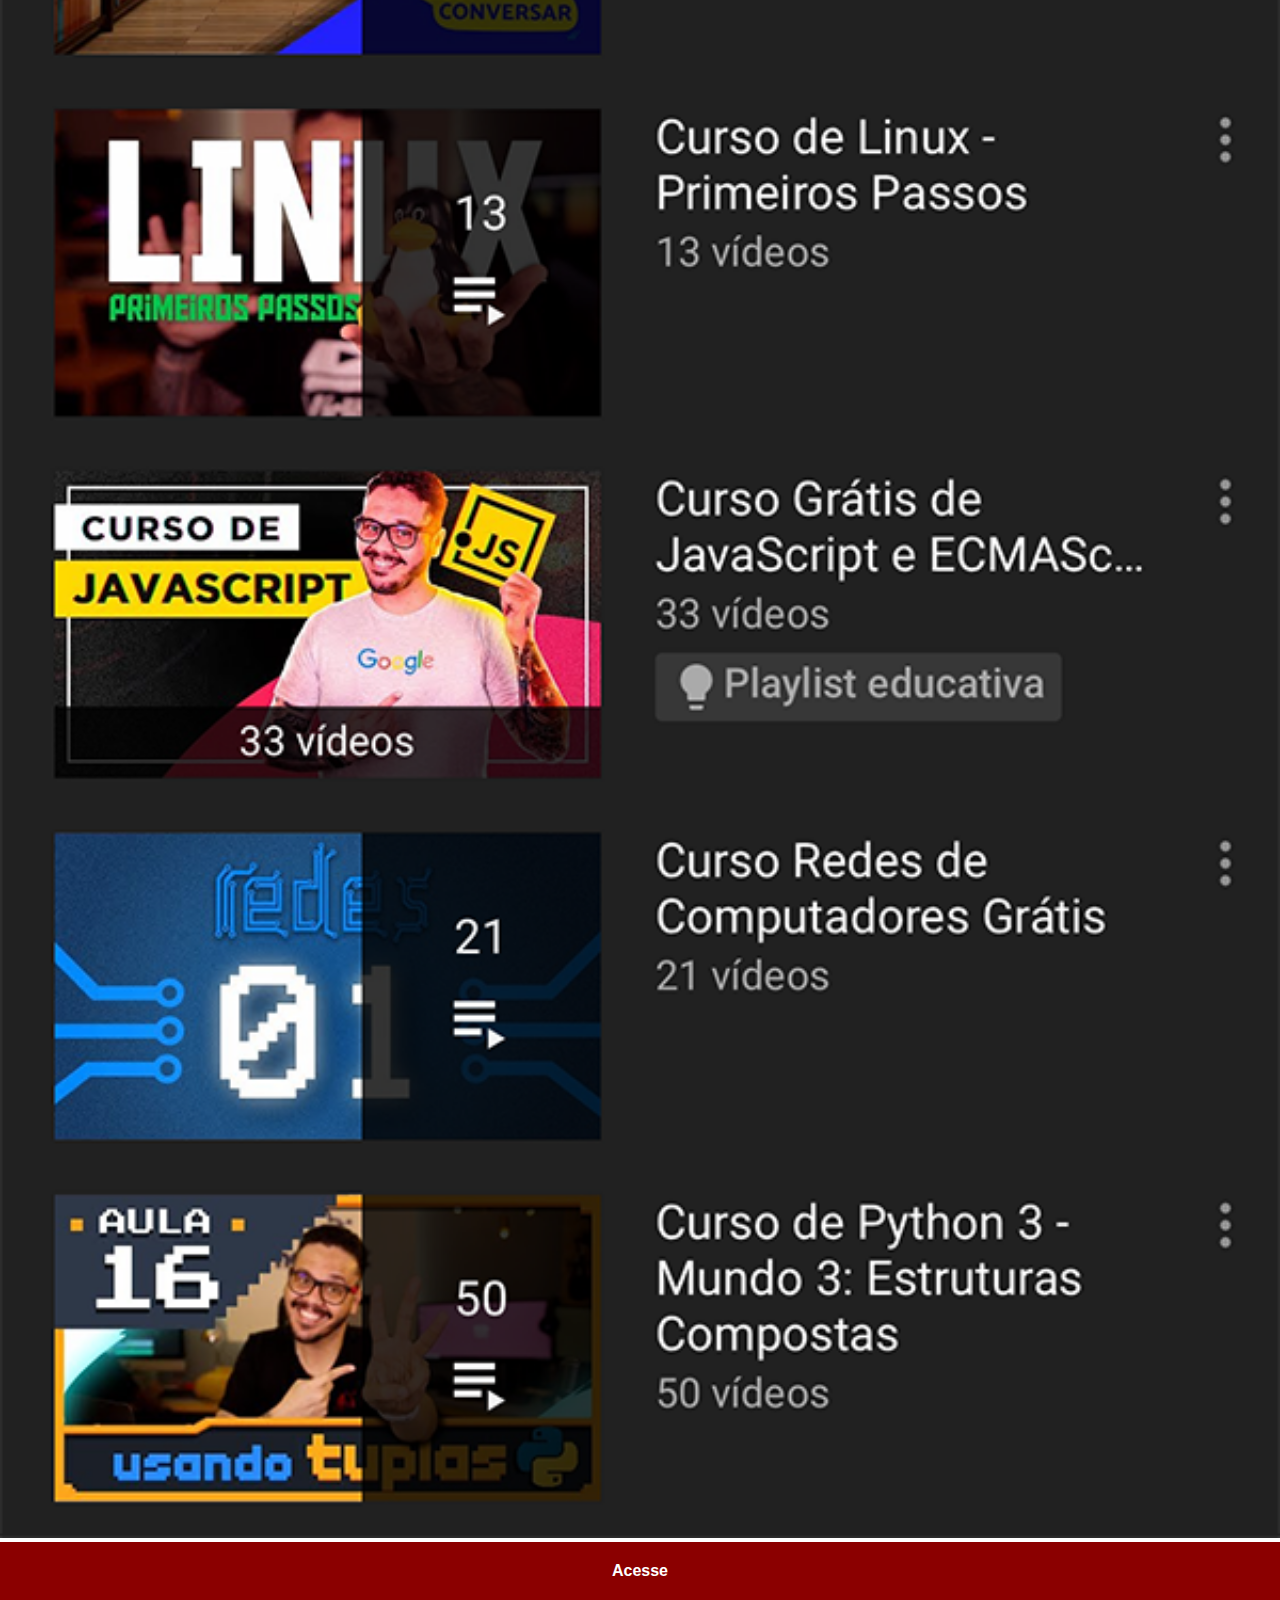
<file: youtube.html>
<!DOCTYPE html>
<html lang="pt-br">
  <head>
    <meta charset="UTF-8" />
    <meta name="viewport" content="width=device-width, initial-scale=1.0" />
    <title>YouTube</title>
    <style>
      * {
        margin: 0px;
        padding: 0px;
        font-family: Arial, Helvetica, sans-serif;
      }
      ::-webkit-scrollbar {
        width: 0px;
        height: 0px;
      }
      img {
        width: 100vw;
      }

      a {
        display: block;
        background-color: darkred;
        color: white;
        padding: 20px;
        text-align: center;
        font-weight: bolder;
        text-decoration: none;
      }
    </style>
  </head>
  <body>
    <img src="imagens/tela-youtube.png" alt="YouTbue" /><a
      href="https://www.youtube.com/@CursoemVideo"
      target="_blank"
      >Acesse</a
    >
  </body>
</html>
</file>
<file: estilos/style.css>
@charset "UTF-8";

* {
  margin: 0px;
  padding: 0px;
  font-family: Arial, Helvetica, sans-serif;
}
html,
body {
  height: 100vh;
  width: 100vw;
  background-color: black;
}
body {
  background: url(../imagens/fundo-madeira.jpg) no-repeat top center;
  background-size: cover;
  background-attachment: fixed;
}
main {
  height: 100vh;
  position: relative;
}
section#telefone {
  height: 627px;
  width: 311px;
  position: absolute;
  background: url(../imagens/frame-iphone.png) no-repeat;
  top: 50%;
  left: 50%;
  transform: translate(-50%, -50%);
}
section#redes-sociais img{
    width: 50px;
    margin: 10px;
    border-radius: 50%;
    box-shadow: 2px 2px 5px rgba(0, 0, 0, 0.392);
    box-sizing: border-box;
}
section#redes-sociais {
    text-align: right;
}
section#redes-sociais img:hover {
    border: 2px solid rgba(255, 255, 255, 0.642);
    transform: translate(-3px, -3px);
    box-shadow: 5px 5px 10px rgba(0, 0, 0, 0.604);
    transition: transform .3s , border .2s;
}
iframe#tela {
    position: relative;
    top: 80px;
    left: 22px;
    height: 471px;
    width: 267px;
}
</file>
<file: estilos/social.css>
@charset "UTF-8";
* {
    margin: 0px;
    padding: 0px;
    font-family: Arial, Helvetica, sans-serif;
  }
  ::-webkit-scrollbar {
    width: 0px;
    height: 0px;
  }
  img {
    width: 100vw;
  }

  a {
    display: block;
    background-color: darkred;
    color: white;
    padding: 1px;
    text-align: center;
    font-weight: bolder;
    text-decoration: none;
    font-size: 1.5em;
  }
  a:hover{
background-color: red;      }
</file>
